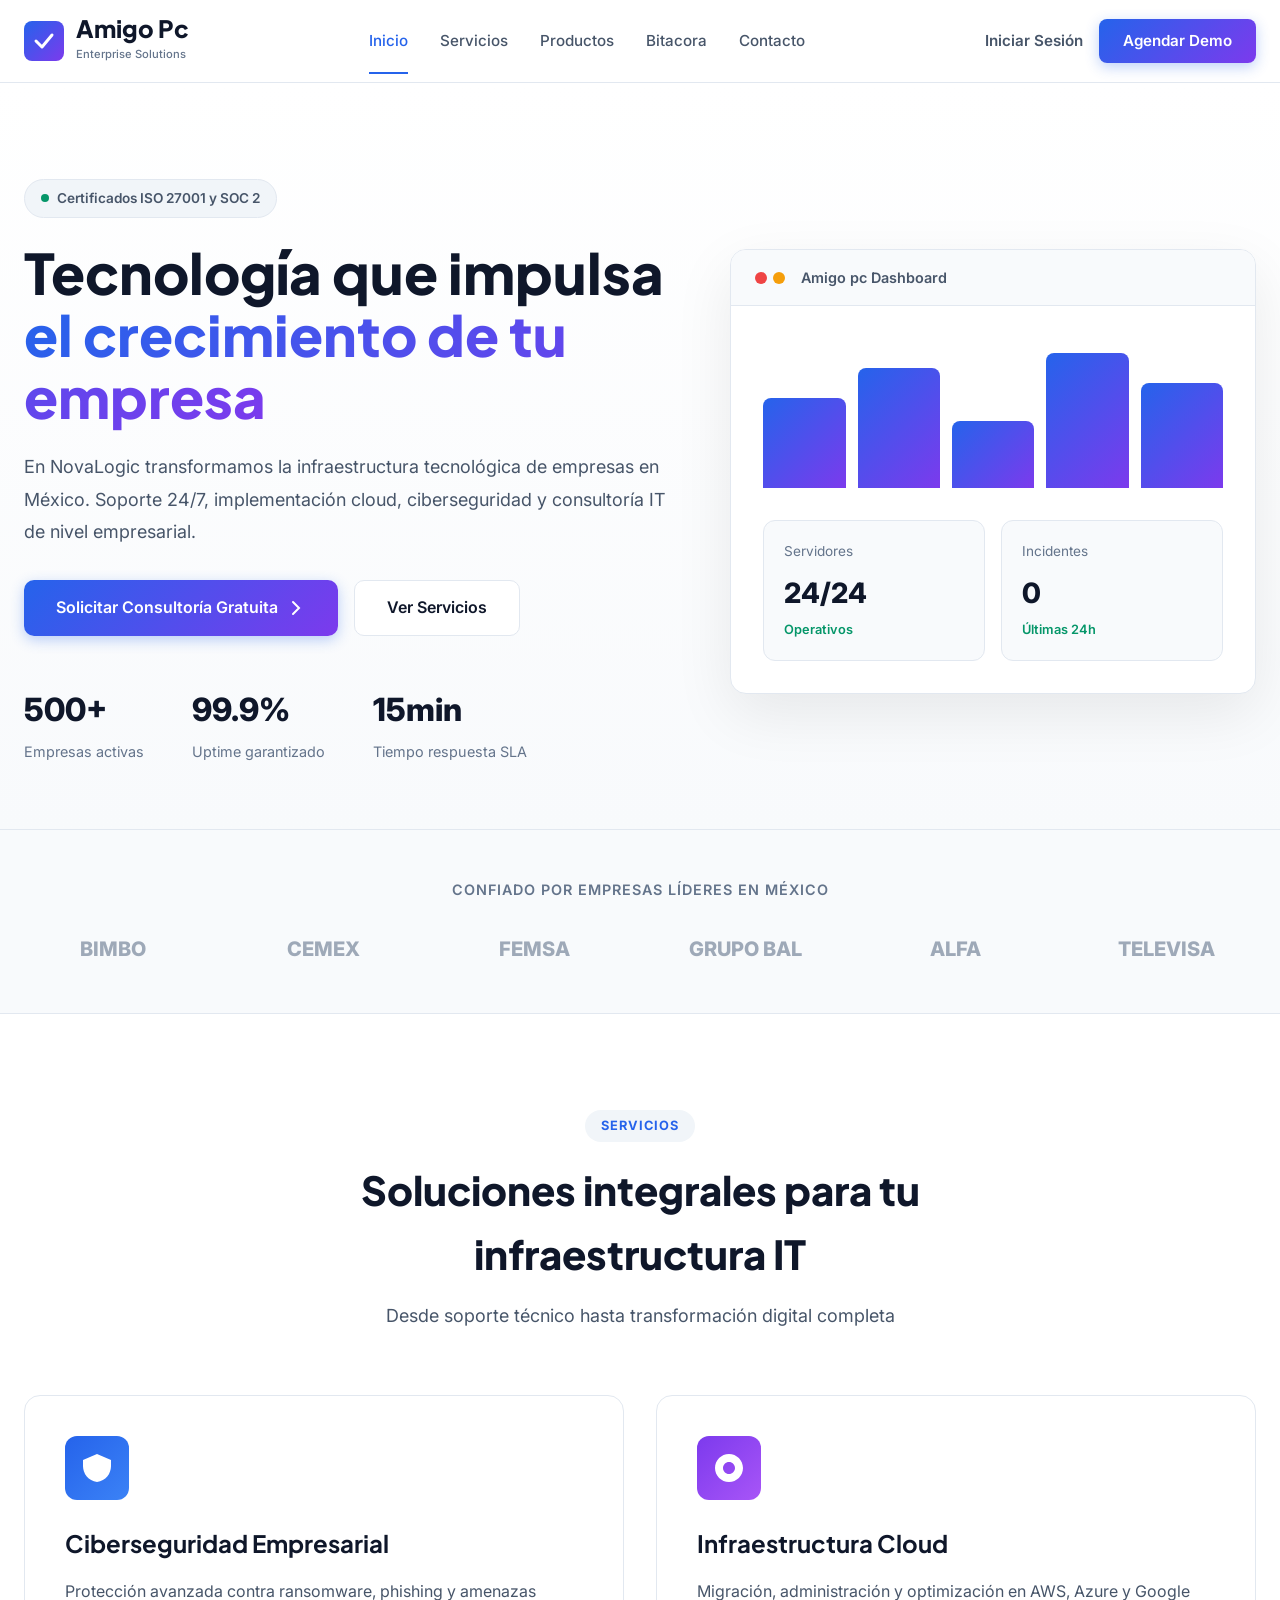
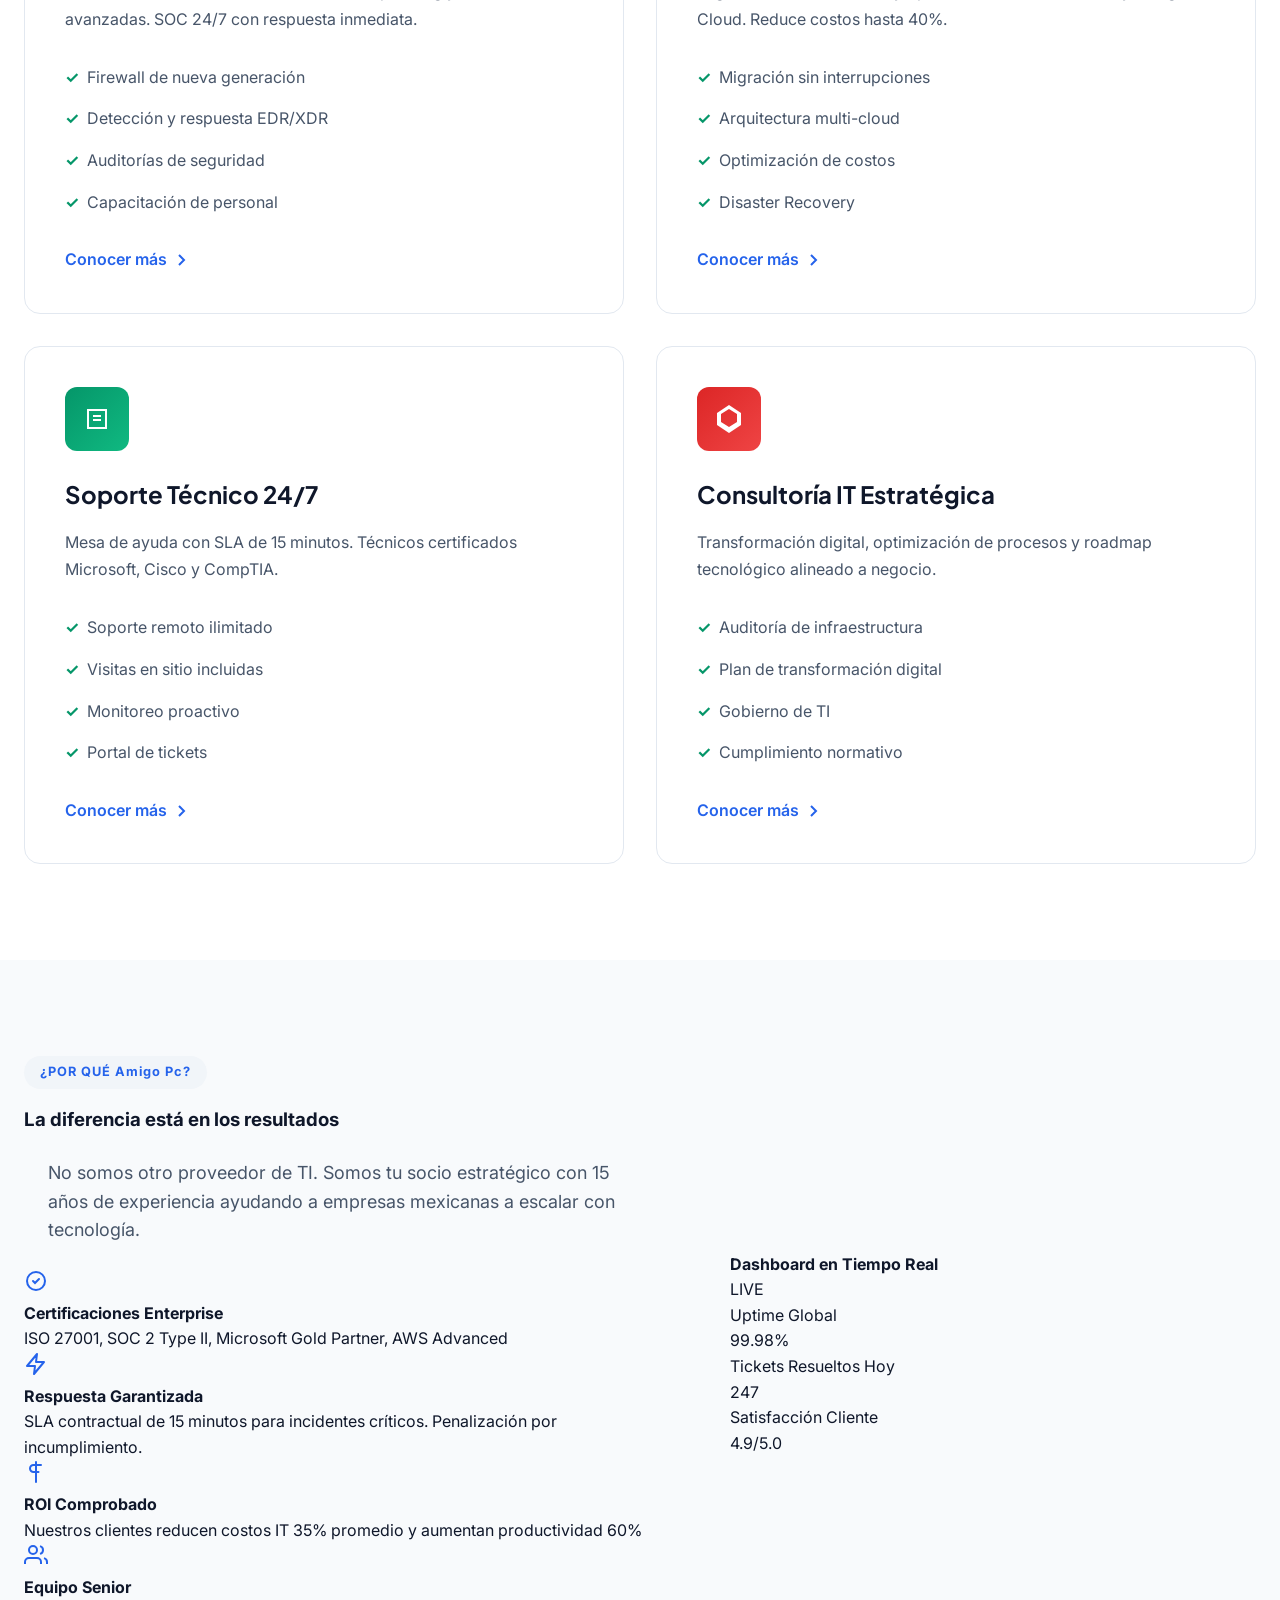
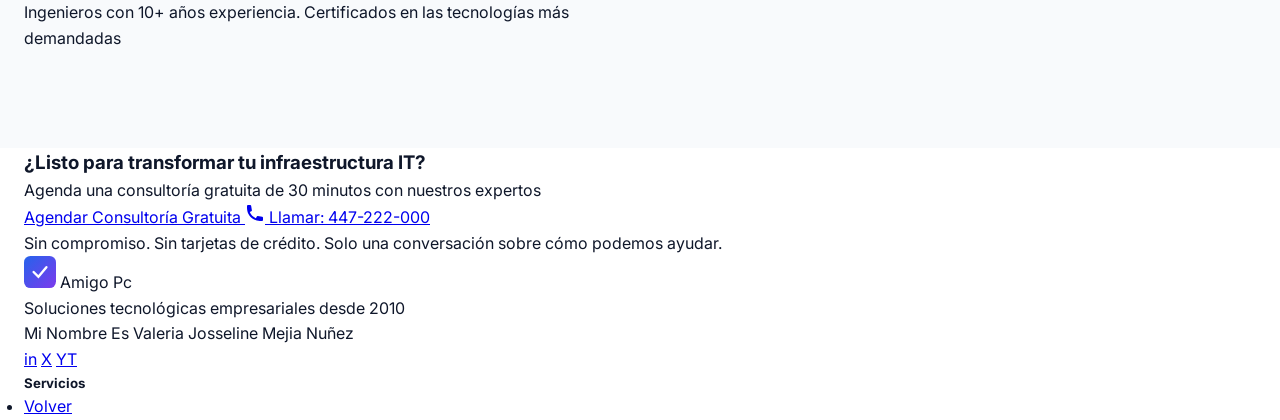
<file: mi pagina web vale/index.html>
<!DOCTYPE html>
<html lang="es">
<head>
    <meta charset="UTF-8">
    <meta name="viewport" content="width=device-width, initial-scale=1.0">
    <title>NovaLogic - Soluciones Tecnológicas Empresariales</title>
    <link rel="stylesheet" href="novalogic-style.css">
</head>
<body>
    <!-- Header Profesional -->
    <header class="nl-header">
        <div class="container">
            <nav class="nl-nav">
                <div class="nl-logo">
                    <div class="logo-icon">
                        <svg width="40" height="40" viewBox="0 0 40 40">
                            <defs>
                                <linearGradient id="logoGrad" x1="0%" y1="0%" x2="100%" y2="100%">
                                    <stop offset="0%" style="stop-color:#2563eb"/>
                                    <stop offset="100%" style="stop-color:#7c3aed"/>
                                </linearGradient>
                            </defs>
                            <rect x="0" y="0" width="40" height="40" rx="8" fill="url(#logoGrad)"/>
                            <path d="M12 20 L18 26 L28 14" stroke="white" stroke-width="3" fill="none" stroke-linecap="round" stroke-linejoin="round"/>
                        </svg>
                    </div>
                    <div class="logo-text">
                        <h1>Amigo Pc</h1>
                        <span>Enterprise Solutions</span>
                    </div>
                </div>
                <ul class="nl-menu">
                    <li><a href="index.html" class="active">Inicio</a></li>
                    <li><a href="servicios.html">Servicios</a></li>
                    <li><a href="productos.html">Productos</a></li>
                    <li><a href="Bitacora.html">Bitacora</a></li>
                    <li><a href="contacto.html">Contacto</a></li>
                </ul>
                <div class="nav-actions">
                    <a href="login.html" class="btn-text">Iniciar Sesión</a>
                    <a href="contacto.html" class="btn-primary">Agendar Demo</a>
                </div>
            </nav>
        </div>
    </header>

    <!-- Hero Section -->
    <section class="nl-hero">
        <div class="container">
            <div class="hero-grid">
                <div class="hero-content">
                    <div class="hero-badge">
                        <span class="badge-dot"></span>
                        <span>Certificados ISO 27001 y SOC 2</span>
                    </div>
                    <h2 class="hero-title">
                        Tecnología que impulsa <br>
                        <span class="text-gradient">el crecimiento de tu empresa</span>
                    </h2>
                    <p class="hero-desc">
                        En NovaLogic transformamos la infraestructura tecnológica de empresas en México. 
                        Soporte 24/7, implementación cloud, ciberseguridad y consultoría IT de nivel empresarial.
                    </p>
                    <div class="hero-cta">
                        <a href="contacto.html" class="btn-hero-primary">
                            Solicitar Consultoría Gratuita
                            <svg width="20" height="20" viewBox="0 0 20 20" fill="none">
                                <path d="M7 4L13 10L7 16" stroke="currentColor" stroke-width="2" stroke-linecap="round"/>
                            </svg>
                        </a>
                        <a href="servicios.html" class="btn-hero-secondary">
                            Ver Servicios
                        </a>
                    </div>
                    <div class="hero-stats">
                        <div class="stat-item">
                            <strong>500+</strong>
                            <span>Empresas activas</span>
                        </div>
                        <div class="stat-item">
                            <strong>99.9%</strong>
                            <span>Uptime garantizado</span>
                        </div>
                        <div class="stat-item">
                            <strong>15min</strong>
                            <span>Tiempo respuesta SLA</span>
                        </div>
                    </div>
                </div>
                <div class="hero-visual">
                    <div class="dashboard-mockup">
                        <div class="mockup-header">
                            <div class="mockup-dots">
                                <span></span><span></span>
                            </div>
                            <div class="mockup-title">Amigo pc Dashboard</div>
                        </div>
                        <div class="mockup-body">
                            <div class="mockup-chart">
                                <div class="chart-bar" style="height: 60%"></div>
                                <div class="chart-bar" style="height: 80%"></div>
                                <div class="chart-bar" style="height: 45%"></div>
                                <div class="chart-bar" style="height: 90%"></div>
                                <div class="chart-bar" style="height: 70%"></div>
                            </div>
                            <div class="mockup-metrics">
                                <div class="metric-card">
                                    <div class="metric-label">Servidores</div>
                                    <div class="metric-value">24/24</div>
                                    <div class="metric-status success">Operativos</div>
                                </div>
                                <div class="metric-card">
                                    <div class="metric-label">Incidentes</div>
                                    <div class="metric-value">0</div>
                                    <div class="metric-status success">Últimas 24h</div>
                                </div>
                            </div>
                        </div>
                    </div>
                </div>
            </div>
        </div>
    </section>

    <!-- Clientes/Partners -->
    <section class="nl-clients">
        <div class="container">
            <p class="clients-label">Confiado por empresas líderes en México</p>
            <div class="clients-grid">
                <div class="client-logo">BIMBO</div>
                <div class="client-logo">CEMEX</div>
                <div class="client-logo">FEMSA</div>
                <div class="client-logo">GRUPO BAL</div>
                <div class="client-logo">ALFA</div>
                <div class="client-logo">TELEVISA</div>
            </div>
        </div>
    </section>

    <!-- Servicios Principales -->
    <section class="nl-services" id="servicios">
        <div class="container">
            <div class="section-header">
                <span class="section-tag">SERVICIOS</span>
                <h3>Soluciones integrales para tu infraestructura IT</h3>
                <p>Desde soporte técnico hasta transformación digital completa</p>
            </div>

            <div class="services-grid">
                <div class="service-card">
                    <div class="service-icon" style="background: linear-gradient(135deg, #2563eb, #3b82f6);">
                        <svg width="32" height="32" viewBox="0 0 32 32" fill="white">
                            <path d="M16 2L2 8v6c0 7.7 5.3 14.9 14 16 8.7-1.1 14-8.3 14-16V8L16 2z"/>
                        </svg>
                    </div>
                    <h4>Ciberseguridad Empresarial</h4>
                    <p>Protección avanzada contra ransomware, phishing y amenazas avanzadas. SOC 24/7 con respuesta inmediata.</p>
                    <ul class="service-features">
                        <li>Firewall de nueva generación</li>
                        <li>Detección y respuesta EDR/XDR</li>
                        <li>Auditorías de seguridad</li>
                        <li>Capacitación de personal</li>
                    </ul>
                    <a href="servicios.html" class="service-link">
                        Conocer más
                        <svg width="16" height="16" viewBox="0 0 16 16" fill="none">
                            <path d="M6 3L11 8L6 13" stroke="currentColor" stroke-width="2"/>
                        </svg>
                    </a>
                </div>

                <div class="service-card">
                    <div class="service-icon" style="background: linear-gradient(135deg, #7c3aed, #a855f7);">
                        <svg width="32" height="32" viewBox="0 0 32 32" fill="white">
                            <path d="M16 2C8.3 2 2 8.3 2 16s6.3 14 14 14 14-6.3 14-14S23.7 2 16 2zm0 20c-3.3 0-6-2.7-6-6s2.7-6 6-6 6 2.7 6 6-2.7 6-6 6z"/>
                        </svg>
                    </div>
                    <h4>Infraestructura Cloud</h4>
                    <p>Migración, administración y optimización en AWS, Azure y Google Cloud. Reduce costos hasta 40%.</p>
                    <ul class="service-features">
                        <li>Migración sin interrupciones</li>
                        <li>Arquitectura multi-cloud</li>
                        <li>Optimización de costos</li>
                        <li>Disaster Recovery</li>
                    </ul>
                    <a href="servicios.html" class="service-link">
                        Conocer más
                        <svg width="16" height="16" viewBox="0 0 16 16" fill="none">
                            <path d="M6 3L11 8L6 13" stroke="currentColor" stroke-width="2"/>
                        </svg>
                    </a>
                </div>

                <div class="service-card">
                    <div class="service-icon" style="background: linear-gradient(135deg, #059669, #10b981);">
                        <svg width="32" height="32" viewBox="0 0 32 32" fill="white">
                            <path d="M26 6H6v20h20V6zM8 24V8h16v16H8z"/>
                            <path d="M12 12h8v2h-8zm0 4h8v2h-8z"/>
                        </svg>
                    </div>
                    <h4>Soporte Técnico 24/7</h4>
                    <p>Mesa de ayuda con SLA de 15 minutos. Técnicos certificados Microsoft, Cisco y CompTIA.</p>
                    <ul class="service-features">
                        <li>Soporte remoto ilimitado</li>
                        <li>Visitas en sitio incluidas</li>
                        <li>Monitoreo proactivo</li>
                        <li>Portal de tickets</li>
                    </ul>
                    <a href="servicios.html" class="service-link">
                        Conocer más
                        <svg width="16" height="16" viewBox="0 0 16 16" fill="none">
                            <path d="M6 3L11 8L6 13" stroke="currentColor" stroke-width="2"/>
                        </svg>
                    </a>
                </div>

                <div class="service-card">
                    <div class="service-icon" style="background: linear-gradient(135deg, #dc2626, #ef4444);">
                        <svg width="32" height="32" viewBox="0 0 32 32" fill="white">
                            <path d="M16 2L4 10v12l12 8 12-8V10L16 2zm0 4l8 5v8l-8 5-8-5v-8l8-5z"/>
                        </svg>
                    </div>
                    <h4>Consultoría IT Estratégica</h4>
                    <p>Transformación digital, optimización de procesos y roadmap tecnológico alineado a negocio.</p>
                    <ul class="service-features">
                        <li>Auditoría de infraestructura</li>
                        <li>Plan de transformación digital</li>
                        <li>Gobierno de TI</li>
                        <li>Cumplimiento normativo</li>
                    </ul>
                    <a href="servicios.html" class="service-link">
                        Conocer más
                        <svg width="16" height="16" viewBox="0 0 16 16" fill="none">
                            <path d="M6 3L11 8L6 13" stroke="currentColor" stroke-width="2"/>
                        </svg>
                    </a>
                </div>
            </div>
        </div>
    </section>

    <!-- Por qué NovaLogic -->
    <section class="nl-why">
        <div class="container">
            <div class="why-grid">
                <div class="why-content">
                    <span class="section-tag">¿POR QUÉ Amigo Pc?</span>
                    <h3>La diferencia está en los resultados</h3>
                    <p class="why-desc">
                        No somos otro proveedor de TI. Somos tu socio estratégico con 15 años de experiencia 
                        ayudando a empresas mexicanas a escalar con tecnología.
                    </p>

                    <div class="why-features">
                        <div class="why-feature">
                            <div class="feature-icon">
                                <svg width="24" height="24" viewBox="0 0 24 24" fill="none">
                                    <path d="M9 12l2 2 4-4" stroke="#2563eb" stroke-width="2" stroke-linecap="round"/>
                                    <circle cx="12" cy="12" r="9" stroke="#2563eb" stroke-width="2"/>
                                </svg>
                            </div>
                            <div>
                                <h4>Certificaciones Enterprise</h4>
                                <p>ISO 27001, SOC 2 Type II, Microsoft Gold Partner, AWS Advanced</p>
                            </div>
                        </div>

                        <div class="why-feature">
                            <div class="feature-icon">
                                <svg width="24" height="24" viewBox="0 0 24 24" fill="none">
                                    <path d="M13 2L3 14h8l-1 8 10-12h-8l1-8z" stroke="#2563eb" stroke-width="2" stroke-linejoin="round"/>
                                </svg>
                            </div>
                            <div>
                                <h4>Respuesta Garantizada</h4>
                                <p>SLA contractual de 15 minutos para incidentes críticos. Penalización por incumplimiento.</p>
                            </div>
                        </div>

                        <div class="why-feature">
                            <div class="feature-icon">
                                <svg width="24" height="24" viewBox="0 0 24 24" fill="none">
                                    <path d="M12 2v20M17 5H9.5a3.5 3.5 0 000 7h5a3.5 0 010 7H7" stroke="#2563eb" stroke-width="2" stroke-linecap="round"/>
                                </svg>
                            </div>
                            <div>
                                <h4>ROI Comprobado</h4>
                                <p>Nuestros clientes reducen costos IT 35% promedio y aumentan productividad 60%</p>
                            </div>
                        </div>

                        <div class="why-feature">
                            <div class="feature-icon">
                                <svg width="24" height="24" viewBox="0 0 24 24" fill="none">
                                    <path d="M17 21v-2a4 4 0 00-4-4H5a4 4 0 00-4 4v2M9 11a4 4 0 100-8 4 4 0 000 8zM23 21v-2a4 4 0 00-3-3.87M16 3.13a4 4 0 010 7.75" stroke="#2563eb" stroke-width="2"/>
                                </svg>
                            </div>
                            <div>
                                <h4>Equipo Senior</h4>
                                <p>Ingenieros con 10+ años experiencia. Certificados en las tecnologías más demandadas</p>
                            </div>
                        </div>
                    </div>
                </div>
                <div class="why-visual">
                    <div class="stats-panel">
                        <div class="panel-header">
                            <h4>Dashboard en Tiempo Real</h4>
                            <span class="live-badge">LIVE</span>
                        </div>
                        <div class="panel-stats">
                            <div class="panel-stat">
                                <div class="stat-label">Uptime Global</div>
                                <div class="stat-value">99.98%</div>
                                <div class="stat-bar">
                                    <div class="stat-fill" style="width: 99.98%"></div>
                                </div>
                            </div>
                            <div class="panel-stat">
                                <div class="stat-label">Tickets Resueltos Hoy</div>
                                <div class="stat-value">247</div>
                                <div class="stat-bar">
                                    <div class="stat-fill" style="width: 85%"></div>
                                </div>
                            </div>
                            <div class="panel-stat">
                                <div class="stat-label">Satisfacción Cliente</div>
                                <div class="stat-value">4.9/5.0</div>
                                <div class="stat-bar">
                                    <div class="stat-fill" style="width: 98%"></div>
                                </div>
                            </div>
                        </div>
                    </div>
                </div>
            </div>
        </div>
    </section>

    <!-- CTA Final -->
    <section class="nl-cta">
        <div class="container">
            <div class="cta-content">
                <h3>¿Listo para transformar tu infraestructura IT?</h3>
                <p>Agenda una consultoría gratuita de 30 minutos con nuestros expertos</p>
                <div class="cta-buttons">
                    <a href="contacto.html" class="btn-cta-primary">
                        Agendar Consultoría Gratuita
                    </a>
                    <a href="tel:5555" class="btn-cta-secondary">
                        <svg width="20" height="20" viewBox="0 0 20 20" fill="currentColor">
                            <path d="M2 3a1 1 0 011-1h2.153a1 1 0 01.986.836l.74 4.435a1 1 0 01-.54 1.06l-1.548.773a11.037 11.037 0 006.105 6.105l.774-1.548a1 1 0 011.059-.54l4.435.74a1 1 0 01.836.986V17a1 1 0 01-1 1h-2C7.82 18 2 12.18 2 5V3z"/>
                        </svg>
                        Llamar: 447-222-000
                    </a>
                </div>
                <p class="cta-note">
                    Sin compromiso. Sin tarjetas de crédito. Solo una conversación sobre cómo podemos ayudar.
                </p>
            </div>
        </div>
    </section>

    <!-- Footer -->
    <footer class="nl-footer">
        <div class="container">
            <div class="footer-grid">
                <div class="footer-brand">
                    <div class="footer-logo">
                        <svg width="32" height="32" viewBox="0 0 40 40">
                            <rect x="0" y="0" width="40" height="40" rx="8" fill="url(#logoGrad)"/>
                            <path d="M12 20 L18 26 L28 14" stroke="white" stroke-width="3" fill="none" stroke-linecap="round"/>
                        </svg>
                        <span>Amigo Pc</span>
                    </div>
                    <p>Soluciones tecnológicas empresariales desde 2010</p>
                    <div class="footer-social">
                        <p>Mi Nombre Es Valeria Josseline Mejia Nuñez </p>
                        <a href="#" aria-label="LinkedIn">in</a>
                        <a href="#" aria-label="Twitter">X</a>
                        <a href="#" aria-label="YouTube">YT</a>
                    </div>
                </div>

                <div class="footer-col">
                    <h5>Servicios</h5>
                    <ul>
                        <li><a href="index.html">Volver</a></li>
</file>
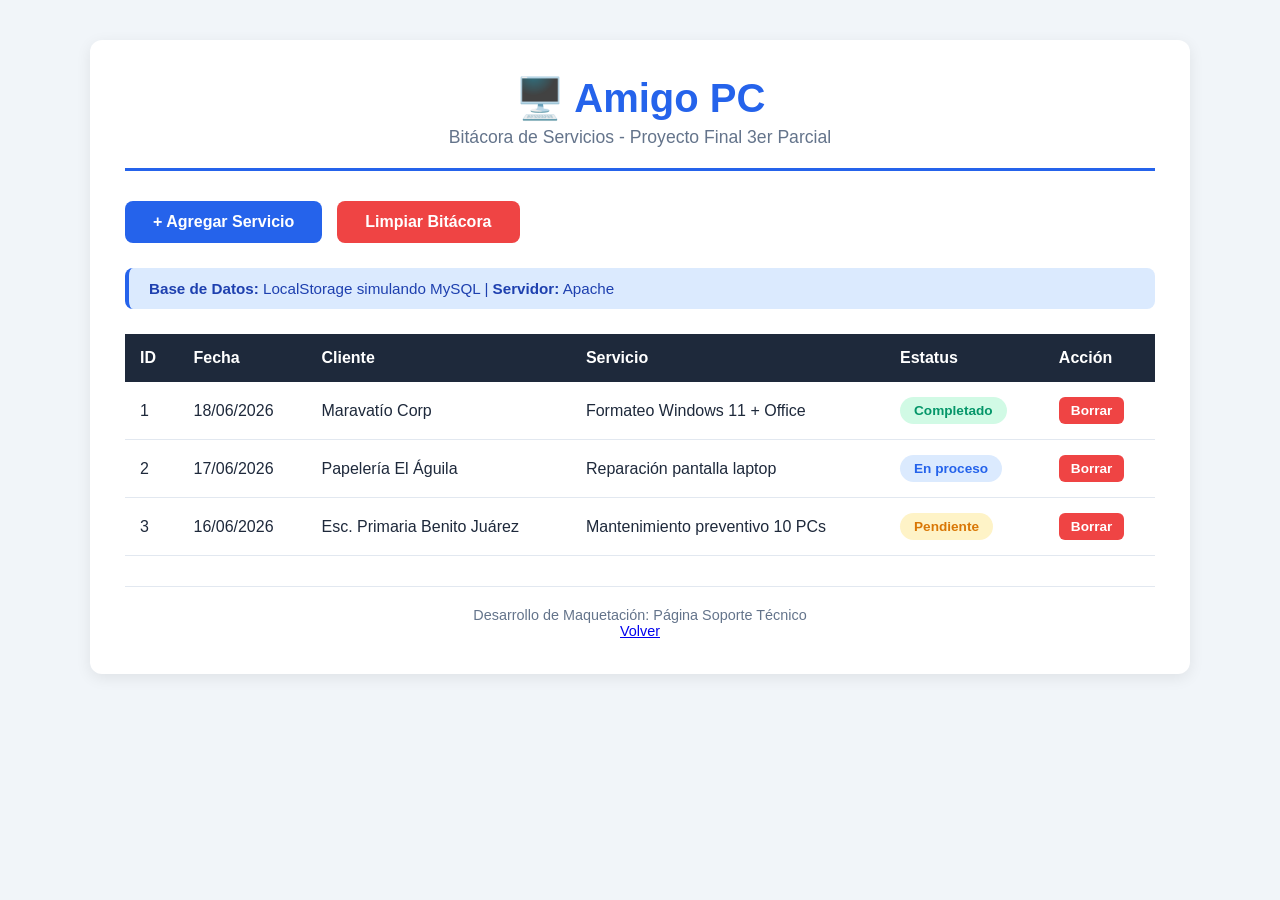
<file: mi pagina web vale/Bitacora.html>
<!DOCTYPE html>
<html lang="es">
<head>
    <meta charset="UTF-8">
    <meta name="viewport" content="width=device-width, initial-scale=1.0">
    <title>Amigo PC - Bitácora de Servicios</title>
    <link rel="stylesheet" href="css/bitacora.css">
</head>
<body>
    <div class="contenedor">
        <header>
            <h1>🖥️ Amigo PC</h1>
            <p>Bitácora de Servicios - Proyecto Final 3er Parcial</p>
        </header>

        <div class="acciones">
            <button class="btn" onclick="nuevoServicio()">+ Agregar Servicio</button>
            <button class="btn btn-rojo" onclick="limpiarTodo()">Limpiar Bitácora</button>
        </div>

        <div class="info-db">
            <strong>Base de Datos:</strong> LocalStorage simulando MySQL | 
            <strong>Servidor:</strong> Apache
        </div>

        <table>
            <thead>
                <tr>
                    <th>ID</th>
                    <th>Fecha</th>
                    <th>Cliente</th>
                    <th>Servicio</th>
                    <th>Estatus</th>
                    <th>Acción</th>
                </tr>
            </thead>
            <tbody id="tablaBitacora"></tbody>
        </table>

        <footer>
            <p>Desarrollo de Maquetación: Página Soporte Técnico</p>
            <a href="index.html">Volver</a>
        </footer>
    </div>

    <script src="js/bitacora.js"></script>
</body>
</html>
</file>
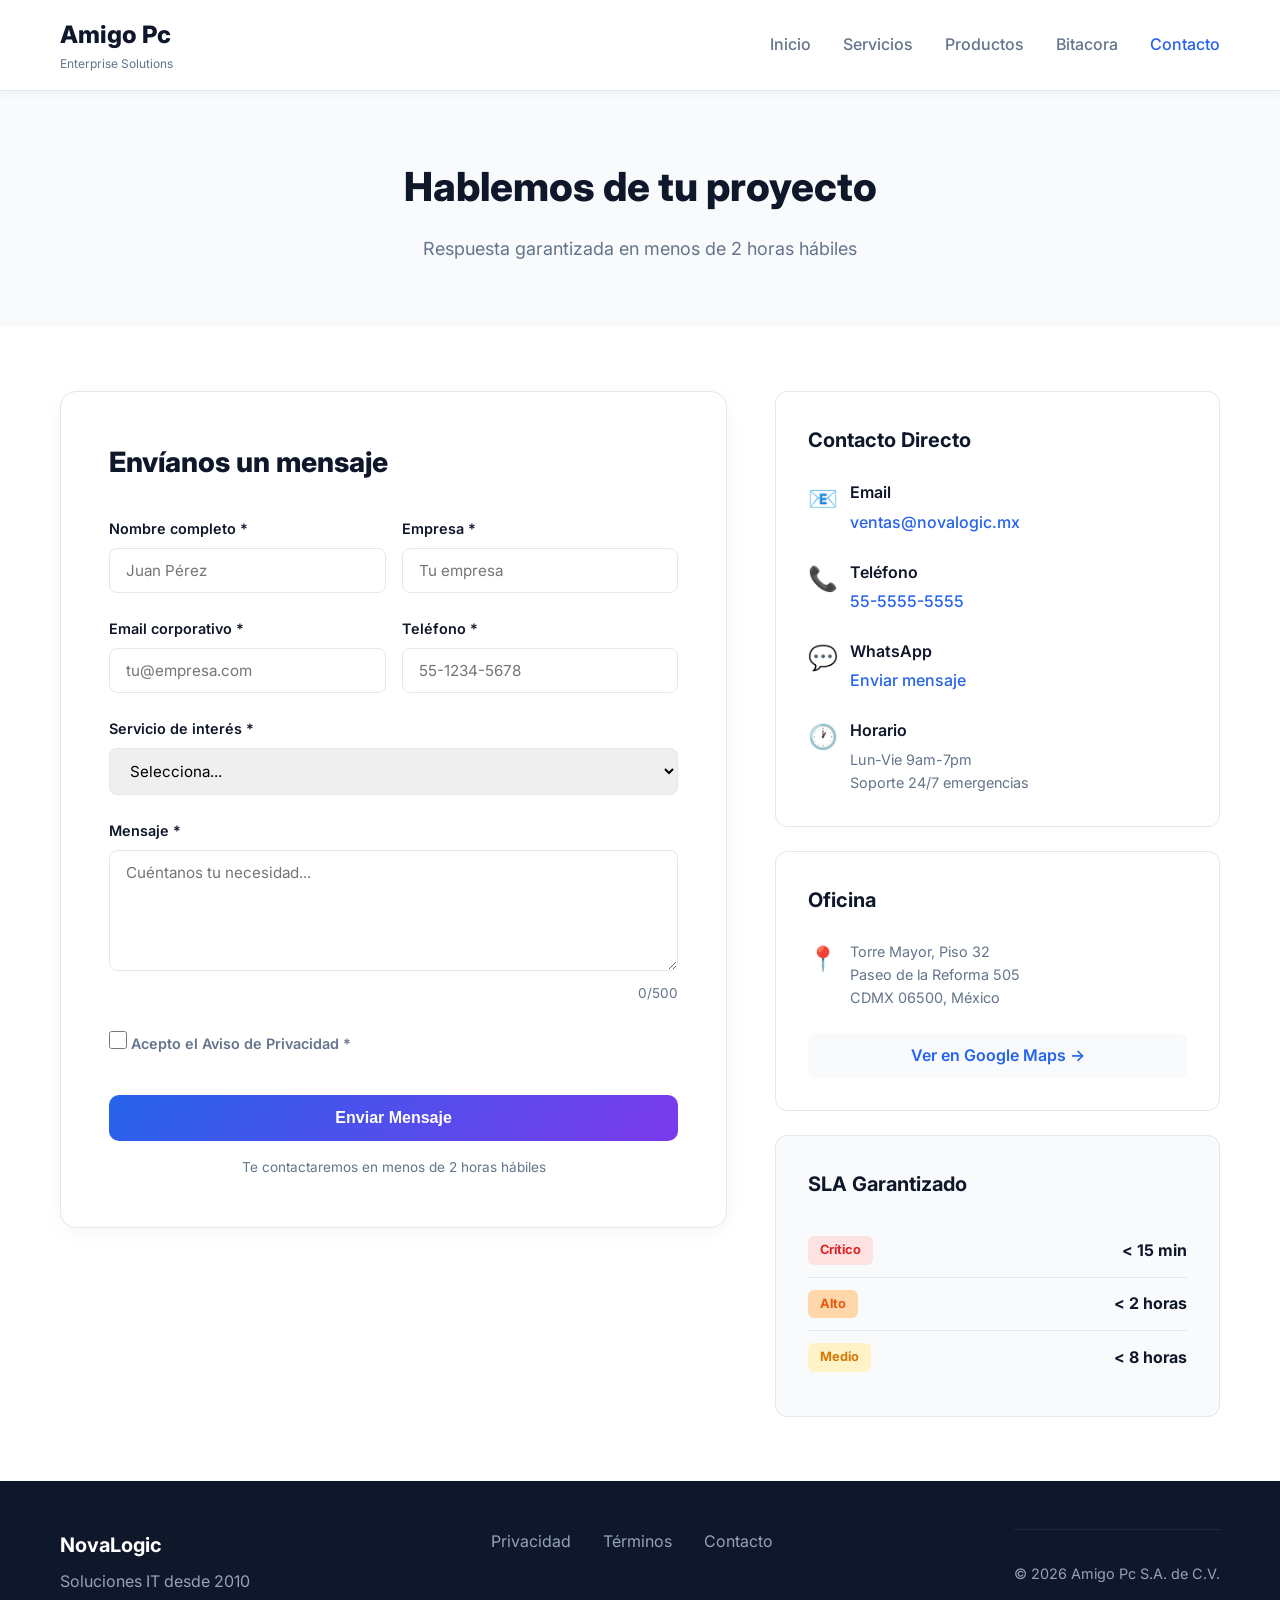
<file: mi pagina web vale/contacto.html>
<!DOCTYPE html>
<html lang="es">
<head>
    <meta charset="UTF-8">
    <meta name="viewport" content="width=device-width, initial-scale=1.0">
    <title>Contacto - NovaLogic</title>
    <link rel="stylesheet" href="contacto-style.css">
</head>
<body>
    <header class="header">
        <div class="container">
            <div class="nav">
                <div class="logo">
                    <h1>Amigo Pc</h1>
                    <span>Enterprise Solutions</span>
                </div>
                <div class="nav-menu">
                    <a href="index.html">Inicio</a>
                    <a href="servicios.html">Servicios</a>
                    <a href="productos.html">Productos</a>
                    <a href="Bitacora.html">Bitacora</a>
                    <a href="contacto.html" class="active">Contacto</a>
                </div>
            </div>
        </div>
    </header>

    <section class="hero-contacto">
        <div class="container">
            <h2>Hablemos de tu proyecto</h2>
            <p>Respuesta garantizada en menos de 2 horas hábiles</p>
        </div>
    </section>

    <section class="contacto-main">
        <div class="container">
            <div class="contacto-grid">
                <!-- Formulario -->
                <div class="form-wrapper">
                    <h3>Envíanos un mensaje</h3>
                    <form id="formContacto">
                        <div class="form-row">
                            <div class="form-group">
                                <label>Nombre completo *</label>
                                <input type="text" id="nombre" required placeholder="Juan Pérez">
                            </div>
                            <div class="form-group">
                                <label>Empresa *</label>
                                <input type="text" id="empresa" required placeholder="Tu empresa">
                            </div>
                        </div>

                        <div class="form-row">
                            <div class="form-group">
                                <label>Email corporativo *</label>
                                <input type="email" id="email" required placeholder="tu@empresa.com">
                            </div>
                            <div class="form-group">
                                <label>Teléfono *</label>
                                <input type="tel" id="telefono" required placeholder="55-1234-5678">
                            </div>
                        </div>

                        <div class="form-group">
                            <label>Servicio de interés *</label>
                            <select id="servicio" required>
                                <option value="">Selecciona...</option>
                                <option value="ciberseguridad">Ciberseguridad</option>
                                <option value="cloud">Infraestructura Cloud</option>
                                <option value="soporte">Soporte 24/7</option>
                                <option value="consultoria">Consultoría IT</option>
                                <option value="backup">Backup y DR</option>
                                <option value="otro">Otro</option>
                            </select>
                        </div>

                        <div class="form-group">
                            <label>Mensaje *</label>
                            <textarea id="mensaje" rows="5" required placeholder="Cuéntanos tu necesidad..."></textarea>
                            <div class="char-count"><span id="charCount">0</span>/500</div>
                        </div>

                        <div class="form-group">
                            <label class="checkbox">
                                <input type="checkbox" id="terminos" required>
                                <span>Acepto el Aviso de Privacidad *</span>
                            </label>
                        </div>

                        <button type="submit" class="btn-enviar">
                            <span id="btnText">Enviar Mensaje</span>
                            <span id="loader" style="display:none;">Enviando...</span>
                        </button>

                        <p class="form-note">Te contactaremos en menos de 2 horas hábiles</p>
                    </form>
                </div>

                <!-- Info Lateral -->
                <div class="info-sidebar">
                    <div class="info-card">
                        <h4>Contacto Directo</h4>
                        <div class="info-item">
                            <span class="icon">📧</span>
                            <div>
                                <strong>Email</strong>
                                <a href="mailto:ventas@novalogic.mx">ventas@novalogic.mx</a>
                            </div>
                        </div>
                        <div class="info-item">
                            <span class="icon">📞</span>
                            <div>
                                <strong>Teléfono</strong>
                                <a href="tel:5555555555">55-5555-5555</a>
                            </div>
                        </div>
                        <div class="info-item">
                            <span class="icon">💬</span>
                            <div>
                                <strong>WhatsApp</strong>
                                <a href="https://wa.me/525555555555" target="_blank">Enviar mensaje</a>
                            </div>
                        </div>
                        <div class="info-item">
                            <span class="icon">🕐</span>
                            <div>
                                <strong>Horario</strong>
                                <p>Lun-Vie 9am-7pm<br>Soporte 24/7 emergencias</p>
                            </div>
                        </div>
                    </div>

                    <div class="info-card">
                        <h4>Oficina</h4>
                        <div class="info-item">
                            <span class="icon">📍</span>
                            <div>
                                <p>Torre Mayor, Piso 32<br>
                                Paseo de la Reforma 505<br>
                                CDMX 06500, México</p>
                            </div>
                        </div>
                        <a href="https://maps.google.com/?q=Torre+Mayor+CDMX" target="_blank" class="btn-mapa">
                            Ver en Google Maps →
                        </a>
                    </div>

                    <div class="info-card sla-card">
                        <h4>SLA Garantizado</h4>
                        <div class="sla-item">
                            <span class="sla-tipo critico">Crítico</span>
                            <span class="sla-tiempo">< 15 min</span>
                        </div>
                        <div class="sla-item">
                            <span class="sla-tipo alto">Alto</span>
                            <span class="sla-tiempo">< 2 horas</span>
                        </div>
                        <div class="sla-item">
                            <span class="sla-tipo medio">Medio</span>
                            <span class="sla-tiempo">< 8 horas</span>
                        </div>
                    </div>
                </div>
            </div>
        </div>
    </section>

    <footer class="footer">
        <div class="container">
            <div class="footer-content">
                <div class="footer-brand">
                    <h4>NovaLogic</h4>
                    <p>Soluciones IT desde 2010</p>
                </div>
                <div class="footer-links">
                    <a href="privacidad.html">Privacidad</a>
                    <a href="terminos.html">Términos</a>
                    <a href="contacto.html">Contacto</a>
                </div>
            <div class="footer-bottom">
                <p>© 2026 Amigo Pc S.A. de C.V.</p>
            </div>
        </div>
    </footer>

    <script src="contacto-script.js"></script>
</body>
</html>
</file>
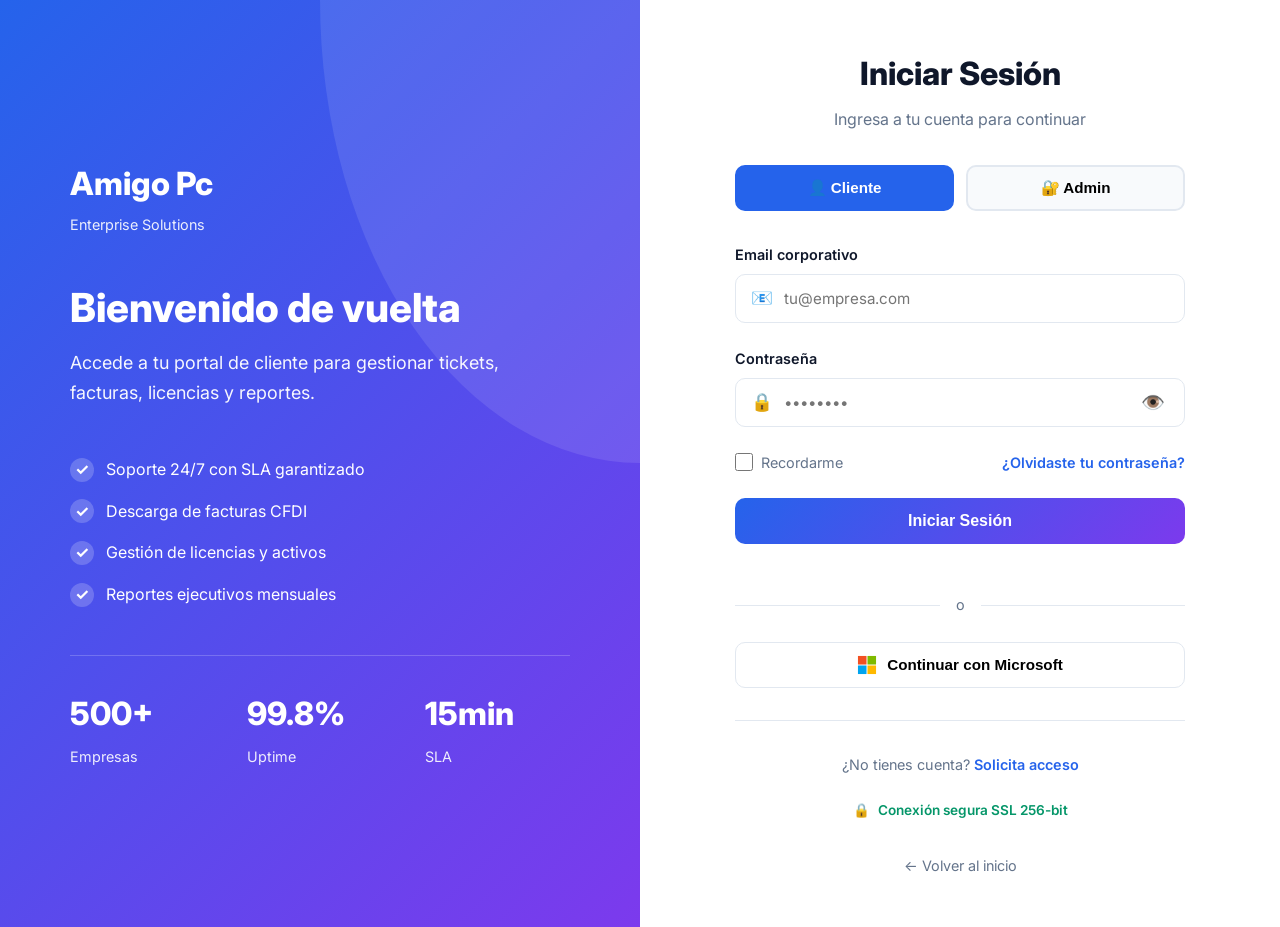
<file: mi pagina web vale/login.html>
<!DOCTYPE html>
<html lang="es">
<head>
    <meta charset="UTF-8">
    <meta name="viewport" content="width=device-width, initial-scale=1.0">
    <title>Iniciar Sesión - Amigo Pc</title>
    <link rel="stylesheet" href="login-style.css">
</head>
<body>
    <div class="login-container">
        <!-- Lado izquierdo: Branding -->
        <div class="login-branding">
            <div class="branding-content">
                <div class="logo">
                    <h1>Amigo Pc</h1>
                    <span>Enterprise Solutions</span>
                </div>
                <h2>Bienvenido de vuelta</h2>
                <p>Accede a tu portal de cliente para gestionar tickets, facturas, licencias y reportes.</p>

                <div class="features-list">
                    <div class="feature-item">
                        <span class="feature-icon">✓</span>
                        <span>Soporte 24/7 con SLA garantizado</span>
                    </div>
                    <div class="feature-item">
                        <span class="feature-icon">✓</span>
                        <span>Descarga de facturas CFDI</span>
                    </div>
                    <div class="feature-item">
                        <span class="feature-icon">✓</span>
                        <span>Gestión de licencias y activos</span>
                    </div>
                    <div class="feature-item">
                        <span class="feature-icon">✓</span>
                        <span>Reportes ejecutivos mensuales</span>
                    </div>
                </div>

                <div class="stats-login">
                    <div class="stat-login">
                        <strong>500+</strong>
                        <span>Empresas</span>
                    </div>
                    <div class="stat-login">
                        <strong>99.8%</strong>
                        <span>Uptime</span>
                    </div>
                    <div class="stat-login">
                        <strong>15min</strong>
                        <span>SLA</span>
                    </div>
                </div>
            </div>
        </div>

        <!-- Lado derecho: Formulario -->
        <div class="login-form-wrapper">
            <div class="login-form-container">
                <div class="login-header">
                    <h3>Iniciar Sesión</h3>
                    <p>Ingresa a tu cuenta para continuar</p>
                </div>

                <!-- Tabs: Cliente / Admin -->
                <div class="login-tabs">
                    <button class="tab-btn active" data-type="cliente" onclick="cambiarTipo('cliente')">
                        👤 Cliente
                    </button>
                    <button class="tab-btn" data-type="admin" onclick="cambiarTipo('admin')">
                        🔐 Admin
                    </button>
                </div>

                <form id="formLogin">
                    <div class="form-group">
                        <label>Email corporativo</label>
                        <div class="input-wrapper">
                            <span class="input-icon">📧</span>
                            <input
                                type="email"
                                id="email"
                                required
                                placeholder="tu@empresa.com"
                                autocomplete="email"
                            >
                        </div>
                        <span class="error-msg" id="emailError"></span>
                    </div>

                    <div class="form-group">
                        <label>Contraseña</label>
                        <div class="input-wrapper">
                            <span class="input-icon">🔒</span>
                            <input
                                type="password"
                                id="password"
                                required
                                placeholder="••••••••"
                                autocomplete="current-password"
                            >
                            <button type="button" class="toggle-password" onclick="togglePassword()">
                                <span id="eyeIcon">👁️</span>
                            </button>
                        </div>
                        <span class="error-msg" id="passwordError"></span>
                    </div>

                    <div class="form-options">
                        <label class="checkbox">
                            <input type="checkbox" id="recordarme">
                            <span>Recordarme</span>
                        </label>
                        <a href="#" class="forgot-link" onclick="recuperarPassword(event)">
                            ¿Olvidaste tu contraseña?
                        </a>
                    </div>

                    <button type="submit" class="btn-login">
                        <span id="btnText">Iniciar Sesión</span>
                        <span id="loader" style="display:none;">
                            <span class="spinner"></span> Validando...
                        </span>
                    </button>

                    <div class="divider">
                        <span>o</span>
                    </div>

                    <button type="button" class="btn-sso" onclick="loginMicrosoft()">
                        <svg width="20" height="20" viewBox="0 0 21 21">
                            <path fill="#f25022" d="M1 1h9v9H1z"/>
                            <path fill="#00a4ef" d="M1 11h9v9H1z"/>
                            <path fill="#7fba00" d="M11 1h9v9h-9z"/>
                            <path fill="#ffb900" d="M11 11h9v9h-9z"/>
                        </svg>
                        Continuar con Microsoft
                    </button>
                </form>

                <div class="login-footer">
                    <p>¿No tienes cuenta?
                        <a href="contacto.html">Solicita acceso</a>
                    </p>
                </div>

                <div class="security-badge">
                    <span class="badge-icon">🔒</span>
                    <span>Conexión segura SSL 256-bit</span>
                </div>
            </div>

            <div class="login-back">
                <a href="index.html">← Volver al inicio</a>
            </div>
        </div>
    </div>

    <!-- Modal Recuperar Contraseña -->
    <div class="modal" id="modalRecuperar">
        <div class="modal-content">
            <div class="modal-header">
                <h3>Recuperar Contraseña</h3>
                <button onclick="cerrarModalRecuperar()">✕</button>
            </div>
            <div class="modal-body">
                <p>Ingresa tu email corporativo y te enviaremos un enlace para restablecer tu contraseña.</p>
                <div class="form-group">
                    <label>Email</label>
                    <input type="email" id="emailRecuperar" placeholder="tu@empresa.com">
                </div>
                <button class="btn-modal" onclick="enviarRecuperacion()">
                    Enviar enlace de recuperación
                </button>
            </div>
        </div>
    </div>

    <div class="overlay" id="overlay"></div>

    <script src="login-script.js"></script>
</body>
</html>
</file>
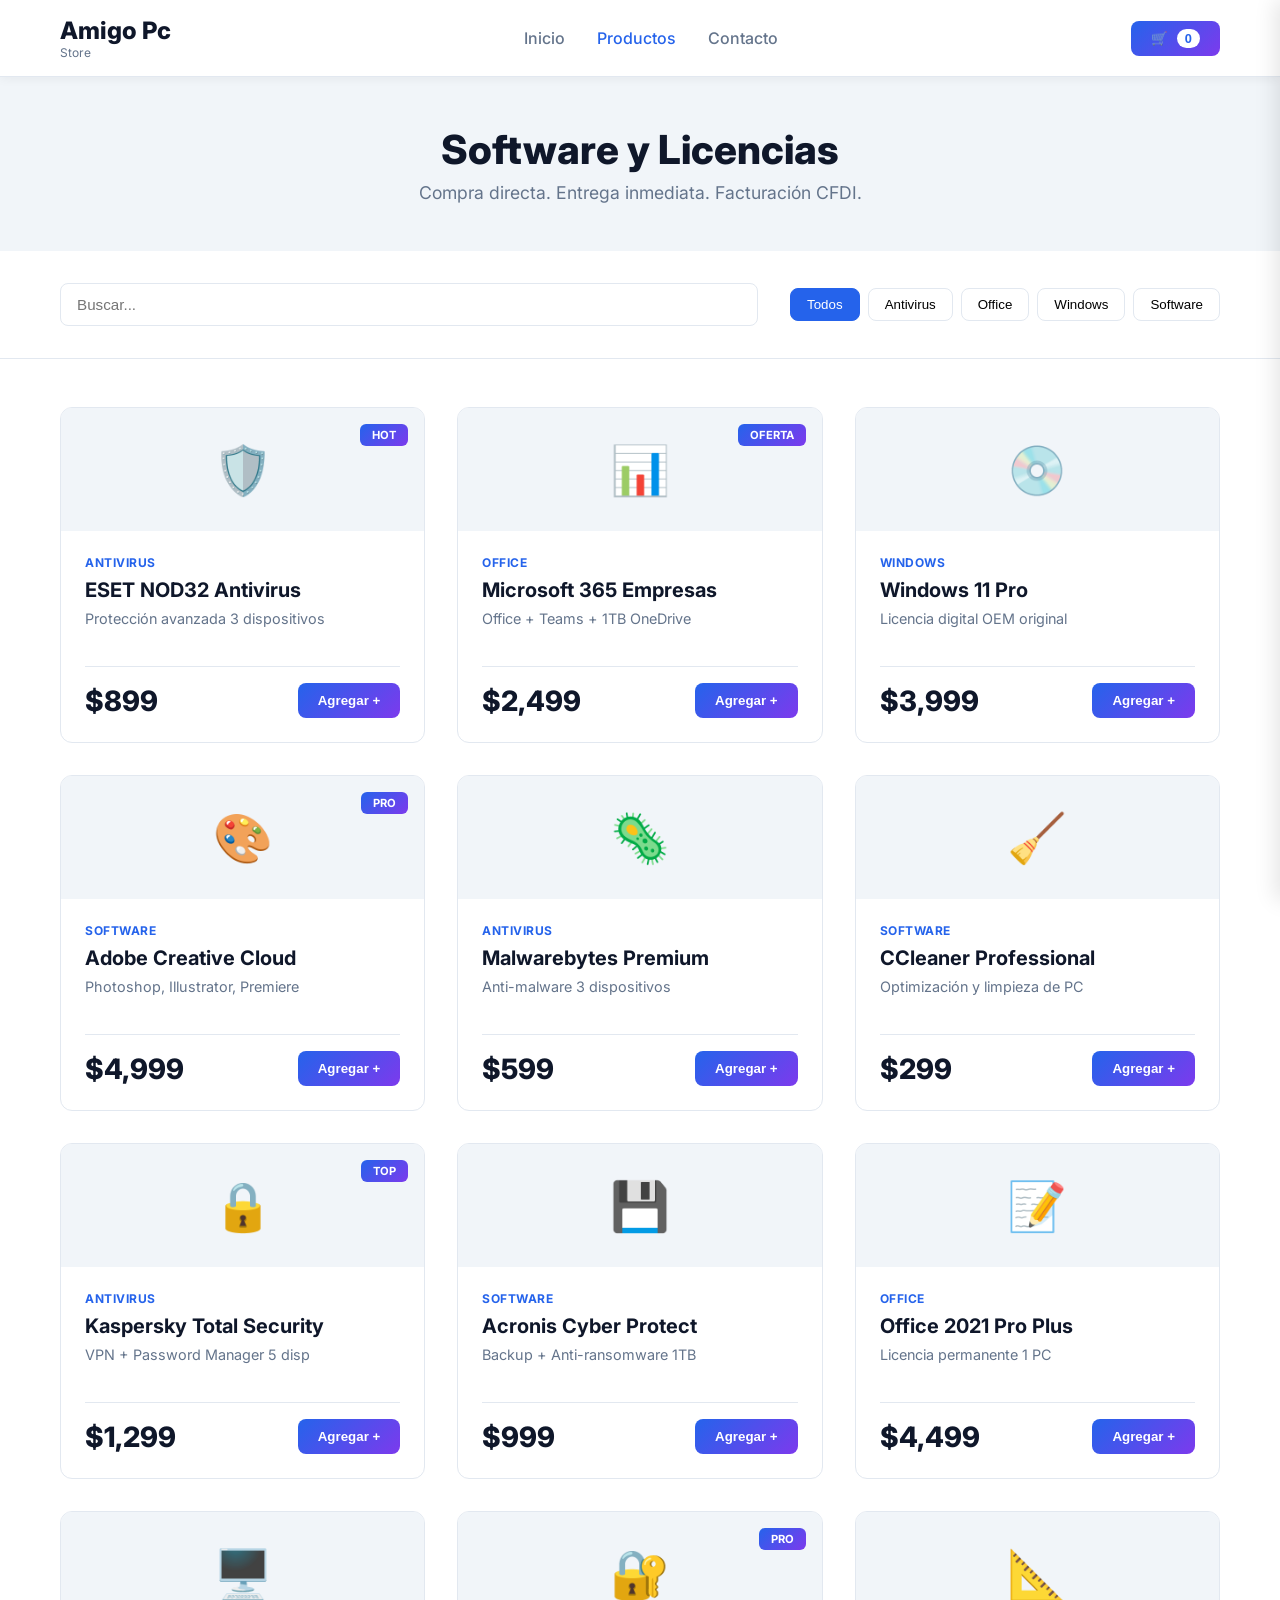
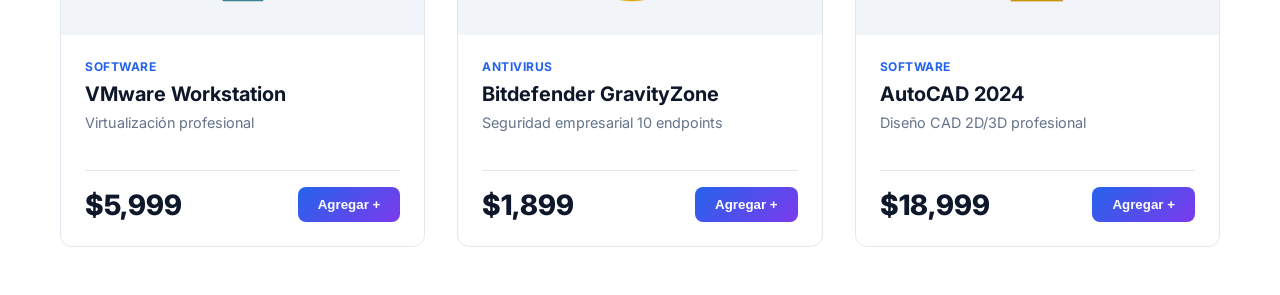
<file: mi pagina web vale/productos.html>
<!DOCTYPE html>
<html lang="es">
<head>
    <meta charset="UTF-8">
    <meta name="viewport" content="width=device-width, initial-scale=1.0">
    <title>Productos - NovaLogic Store</title>
    <link rel="stylesheet" href="productos-style.css">
</head>
<body>
    <header class="header">
        <div class="container">
            <div class="nav">
                <div class="logo">
                    <h1>Amigo Pc</h1>
                    <span>Store</span>
                </div>
                <div class="nav-menu">
                    <a href="index.html">Inicio</a>
                    <a href="productos.html" class="active">Productos</a>
                    <a href="contacto.html">Contacto</a>
                </div>
                <button class="cart-btn" onclick="toggleCarrito()">
                    🛒 <span id="cartCount">0</span>
                </button>
            </div>
        </div>
    </header>

    <section class="hero-store">
        <div class="container">
            <h2>Software y Licencias</h2>
            <p>Compra directa. Entrega inmediata. Facturación CFDI.</p>
        </div>
    </section>

    <section class="filters">
        <div class="container">
            <div class="filter-bar">
                <input type="text" id="search" placeholder="Buscar...">
                <div class="filter-tags">
                    <button class="tag active" data-cat="todos">Todos</button>
                    <button class="tag" data-cat="antivirus">Antivirus</button>
                    <button class="tag" data-cat="office">Office</button>
                    <button class="tag" data-cat="windows">Windows</button>
                    <button class="tag" data-cat="software">Software</button>
                </div>
            </div>
        </div>
    </section>

    <section class="productos">
        <div class="container">
            <div class="grid" id="gridProductos"></div>
        </div>
    </section>

    <!-- Carrito -->
    <div class="cart-sidebar" id="cartSidebar">
        <div class="cart-header">
            <h3>Carrito</h3>
            <button onclick="toggleCarrito()">✕</button>
        </div>
        <div class="cart-body" id="cartBody">
            <div class="cart-empty">Carrito vacío</div>
        </div>
        <div class="cart-footer">
            <div class="cart-total">
                <span>Total:</span>
                <strong id="cartTotal">$0</strong>
            </div>
            <button class="btn-pagar" onclick="abrirCheckout()" disabled>Pagar Ahora</button>
        </div>
    </div>

    <div class="overlay" id="overlay"></div>

    <!-- Modal Pago -->
    <div class="modal" id="modalPago">
        <div class="modal-content">
            <div class="modal-header">
                <h3>Finalizar Compra</h3>
                <button onclick="cerrarModal()">✕</button>
            </div>
            
            <div class="modal-body">
                <div class="form-group">
                    <label>Razón Social / Nombre *</label>
                    <input type="text" id="nombre" placeholder="Empresa S.A. de C.V.">
                </div>
                <div class="form-row">
                    <div class="form-group">
                        <label>RFC *</label>
                        <input type="text" id="rfc" placeholder="XAXX010101000" maxlength="13">
                    </div>
                    <div class="form-group">
                        <label>Email *</label>
                        <input type="email" id="email" placeholder="tu@empresa.com">
                    </div>
                </div>

                <h4>Método de Pago</h4>
                <div class="payment-options">
                    <label class="pay-option">
                        <input type="radio" name="pago" value="tarjeta" checked>
                        <span>💳 Tarjeta</span>
                    </label>
                    <label class="pay-option">
                        <input type="radio" name="pago" value="paypal">
                        <span>🅿️ PayPal</span>
                    </label>
                    <label class="pay-option">
                        <input type="radio" name="pago" value="oxxo">
                        <span>🏪 OXXO/SPEI</span>
                    </label>
                </div>

                <div id="formTarjeta" class="form-pago">
                    <input type="text" id="numTarjeta" placeholder="Número de tarjeta" maxlength="19">
                    <div class="form-row">
                        <input type="text" id="vencimiento" placeholder="MM/AA" maxlength="5">
                        <input type="text" id="cvv" placeholder="CVV" maxlength="4">
                    </div>
                </div>

                <div class="resumen">
                    <div id="resumenItems"></div>
                    <div class="resumen-total">
                        <span>Total:</span>
                        <strong id="totalPagar">$0</strong>
                    </div>
                </div>

                <button class="btn-confirmar" onclick="procesarCompra()">
                    <span id="btnText">Confirmar Compra</span>
                    <span id="loader" style="display:none;">Procesando...</span>
                </button>
            </div>
        </div>
    </div>

    <!-- Modal Éxito -->
    <div class="modal" id="modalExito">
        <div class="modal-content exito">
            <div class="exito-icon">✓</div>
            <h2>¡Compra Exitosa!</h2>
            <p>Orden <strong id="numOrden">#0000</strong></p>
            <p class="exito-msg">Recibirás tu factura CFDI y licencias por email en 5 minutos.</p>
            <button class="btn-success" onclick="cerrarExito()">Seguir Comprando</button>
        </div>
    </div>

    <script src="productos-script.js"></script>
</body>
</html>
</file>
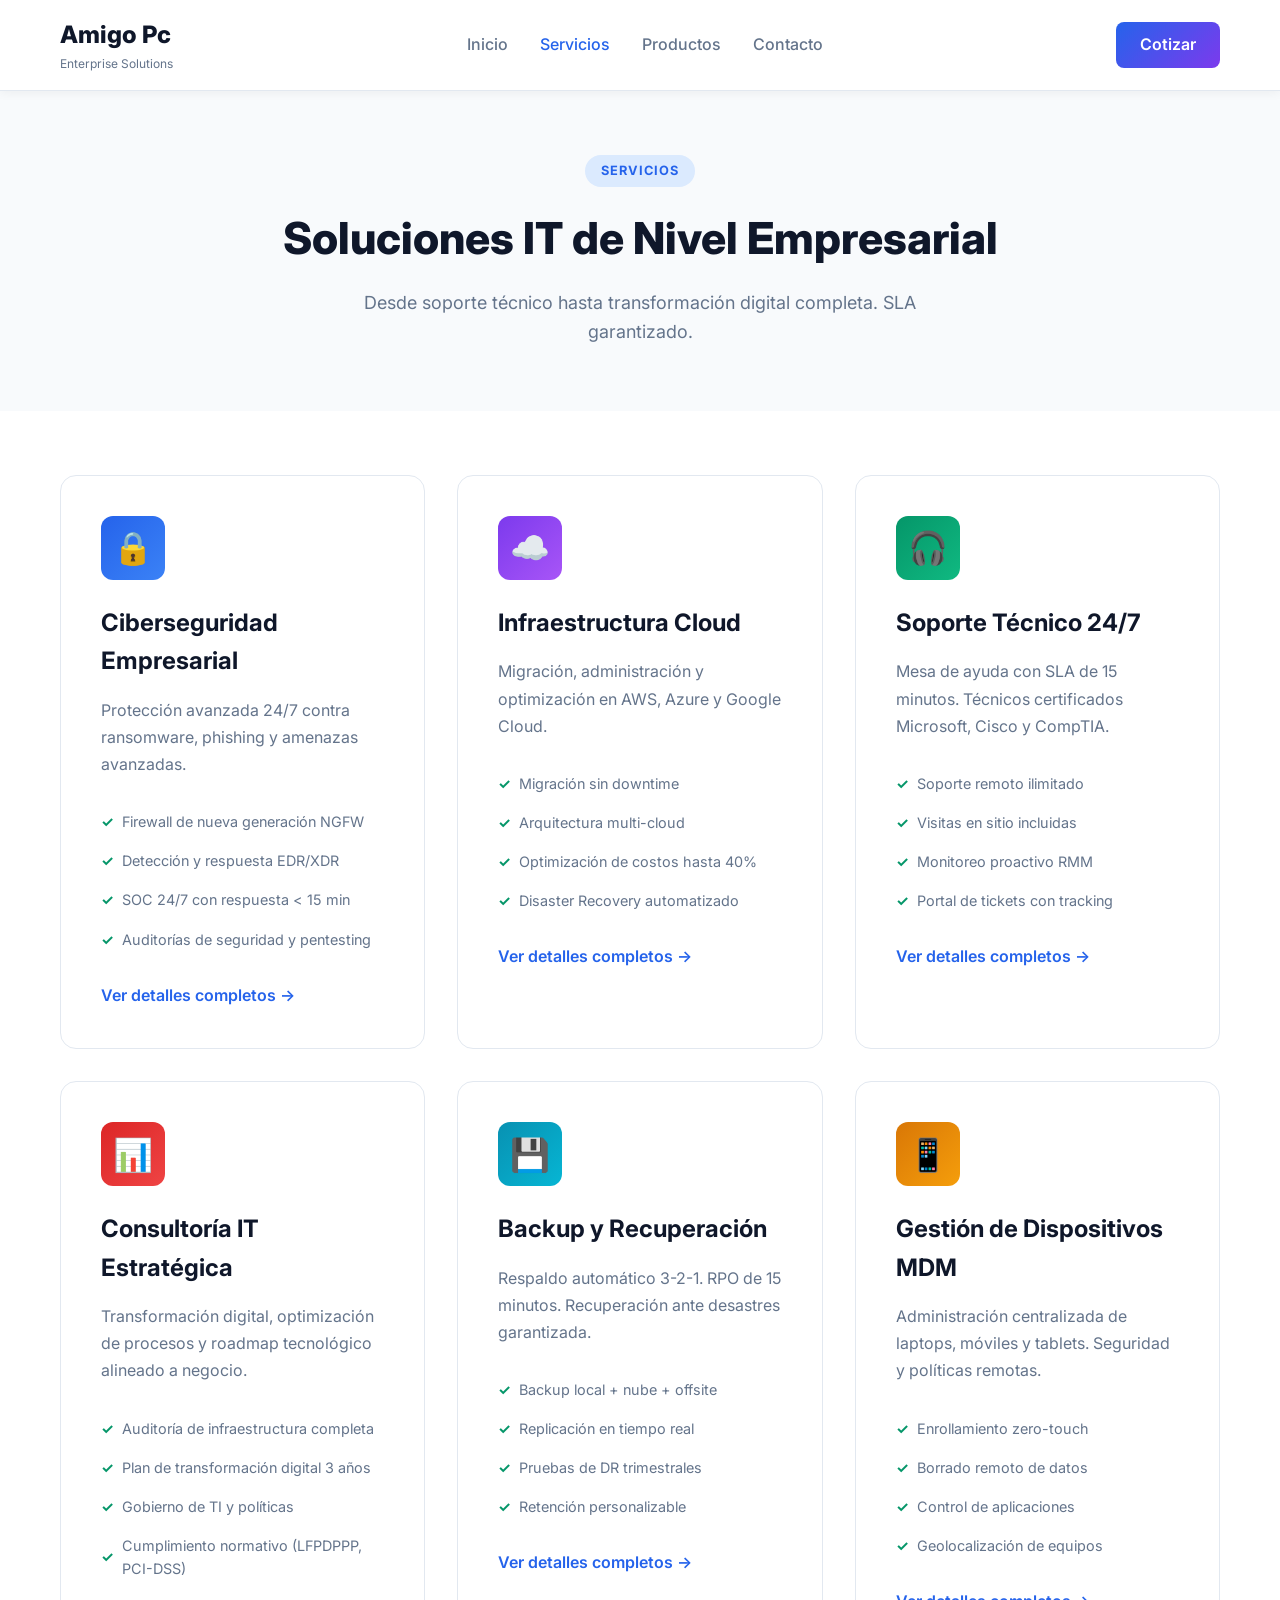
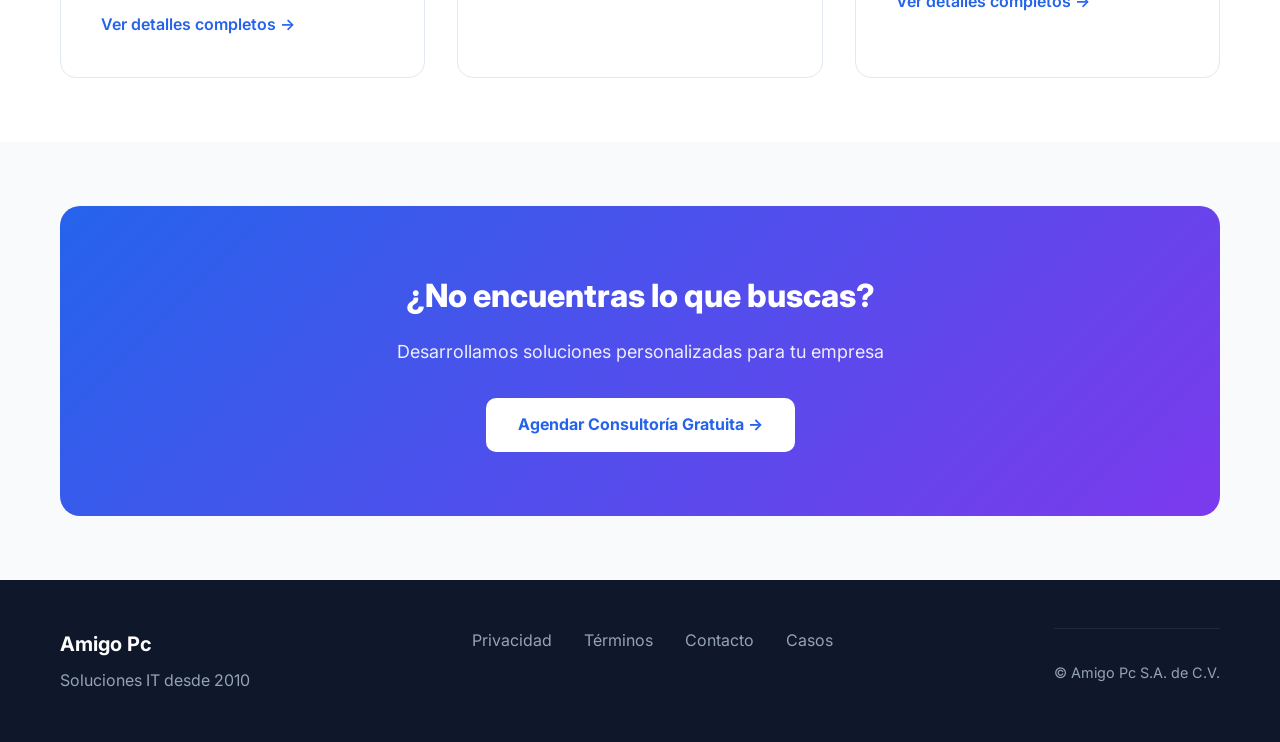
<file: mi pagina web vale/servicios.html>
<!DOCTYPE html>
<html lang="es">
<head>
    <meta charset="UTF-8">
    <meta name="viewport" content="width=device-width, initial-scale=1.0">
    <title>Servicios - NovaLogic | Soluciones IT Empresariales</title>
    <link rel="stylesheet" href="servicios-style.css">
</head>
<body>
    <header class="header">
        <div class="container">
            <div class="nav">
                <div class="logo">
                    <h1>Amigo Pc</h1>
                    <span>Enterprise Solutions</span>
                </div>
                <div class="nav-menu">
                    <a href="index.html">Inicio</a>
                    <a href="servicios.html" class="active">Servicios</a>
                    <a href="productos.html">Productos</a>
                    <a href="contacto.html">Contacto</a>
                </div>
                <a href="contacto.html" class="btn-header">Cotizar</a>
            </div>
        </div>
    </header>

    <section class="hero-servicios">
        <div class="container">
            <span class="hero-tag">SERVICIOS</span>
            <h2>Soluciones IT de Nivel Empresarial</h2>
            <p>Desde soporte técnico hasta transformación digital completa. SLA garantizado.</p>
        </div>
    </section>

    <section class="servicios-grid">
        <div class="container">
            <div class="grid" id="gridServicios"></div>
        </div>
    </section>

    <section class="cta-section">
        <div class="container">
            <div class="cta-box">
                <h3>¿No encuentras lo que buscas?</h3>
                <p>Desarrollamos soluciones personalizadas para tu empresa</p>
                <a href="contacto.html" class="btn-cta">Agendar Consultoría Gratuita →</a>
            </div>
        </div>
    </section>

    <footer class="footer">
        <div class="container">
            <div class="footer-content">
                <div class="footer-brand">
                    <h4>Amigo Pc</h4>
                    <p>Soluciones IT desde 2010</p>
                </div>
                <div class="footer-links">
                    <a href="privacidad.html">Privacidad</a>
                    <a href="terminos.html">Términos</a>
                    <a href="contacto.html">Contacto</a>
                    <a href="casos-exito.html">Casos</a>
                </div>
            <div class="footer-bottom">
                <p>© Amigo Pc S.A. de C.V.</p>
            </div>
        </div>
    </footer>

    <!-- Modal Servicio -->
    <div class="modal" id="modalServicio">
        <div class="modal-content">
            <div class="modal-header">
                <h3 id="modalTitulo">Servicio</h3>
                <button onclick="cerrarModal()">✕</button>
            </div>
            <div class="modal-body" id="modalBody"></div>
            <div class="modal-footer">
                <a href="contacto.html" class="btn-modal">Solicitar Cotización</a>
            </div>
        </div>
    </div>

    <div class="overlay" id="overlay"></div>

    <script src="servicios-script.js"></script>
</body>
</html>
</file>
<file: mi pagina web vale/novalogic-style.css>
@import url('https://fonts.googleapis.com/css2?family=Inter:wght@300;400;500;600;700;800&family=Plus+Jakarta+Sans:wght@600;700;800&display=swap');

* {
    margin: 0;
    padding: 0;
    box-sizing: border-box;
}

:root {
    --bg-primary: #ffffff;
    --bg-secondary: #f8fafc;
    --bg-tertiary: #f1f5f9;
    --text-primary: #0f172a;
    --text-secondary: #475569;
    --text-tertiary: #64748b;
    --border: #e2e8f0;
    --primary: #2563eb;
    --primary-dark: #1e40af;
    --secondary: #7c3aed;
    --success: #059669;
    --danger: #dc2626;
    --gradient: linear-gradient(135deg, #2563eb 0%, #7c3aed 100%);
}

html {
    scroll-behavior: smooth;
}

body {
    font-family: 'Inter', sans-serif;
    background: var(--bg-primary);
    color: var(--text-primary);
    line-height: 1.6;
    -webkit-font-smoothing: antialiased;
}

.container {
    max-width: 1280px;
    margin: 0 auto;
    padding: 0 24px;
}

/* Header */
.nl-header {
    background: rgba(255, 255, 255, 0.8);
    backdrop-filter: blur(12px);
    border-bottom: 1px solid var(--border);
    position: sticky;
    top: 0;
    z-index: 1000;
}

.nl-nav {
    display: flex;
    justify-content: space-between;
    align-items: center;
    padding: 1rem 0;
}

.nl-logo {
    display: flex;
    align-items: center;
    gap: 12px;
}

.logo-icon {
    display: flex;
    align-items: center;
}

.logo-text h1 {
    font-family: 'Plus Jakarta Sans', sans-serif;
    font-size: 1.5rem;
    font-weight: 800;
    color: var(--text-primary);
    line-height: 1;
}

.logo-text span {
    font-size: 0.7rem;
    color: var(--text-tertiary);
    font-weight: 500;
}

.nl-menu {
    display: flex;
    list-style: none;
    gap: 2rem;
}

.nl-menu a {
    text-decoration: none;
    color: var(--text-secondary);
    font-weight: 500;
    font-size: 0.95rem;
    transition: color 0.2s;
    position: relative;
}

.nl-menu a:hover, .nl-menu a.active {
    color: var(--primary);
}

.nl-menu a.active::after {
    content: '';
    position: absolute;
    bottom: -24px;
    left: 0;
    width: 100%;
    height: 2px;
    background: var(--primary);
}

.nav-actions {
    display: flex;
    align-items: center;
    gap: 1rem;
}

.btn-text {
    text-decoration: none;
    color: var(--text-secondary);
    font-weight: 600;
    font-size: 0.95rem;
    transition: color 0.2s;
}

.btn-text:hover {
    color: var(--primary);
}

.btn-primary {
    background: var(--gradient);
    color: white;
    padding: 10px 24px;
    border-radius: 8px;
    text-decoration: none;
    font-weight: 600;
    font-size: 0.95rem;
    transition: all 0.3s;
    box-shadow: 0 4px 14px rgba(37, 99, 235, 0.3);
}

.btn-primary:hover {
    transform: translateY(-2px);
    box-shadow: 0 6px 20px rgba(37, 99, 235, 0.4);
}

/* Hero */
.nl-hero {
    padding: 6rem 0 4rem;
    background: linear-gradient(180deg, #ffffff 0%, #f8fafc 100%);
}

.hero-grid {
    display: grid;
    grid-template-columns: 1.1fr 0.9fr;
    gap: 4rem;
    align-items: center;
}

.hero-badge {
    display: inline-flex;
    align-items: center;
    gap: 8px;
    background: var(--bg-tertiary);
    border: 1px solid var(--border);
    padding: 8px 16px;
    border-radius: 50px;
    font-size: 0.85rem;
    font-weight: 600;
    color: var(--text-secondary);
    margin-bottom: 1.5rem;
}

.badge-dot {
    width: 8px;
    height: 8px;
    background: var(--success);
    border-radius: 50%;
    animation: pulse 2s infinite;
}

@keyframes pulse {
    0%, 100% { opacity: 1; }
    50% { opacity: 0.5; }
}

.hero-title {
    font-family: 'Plus Jakarta Sans', sans-serif;
    font-size: 3.5rem;
    font-weight: 800;
    line-height: 1.1;
    color: var(--text-primary);
    margin-bottom: 1.5rem;
}

.text-gradient {
    background: var(--gradient);
    -webkit-background-clip: text;
    -webkit-text-fill-color: transparent;
    background-clip: text;
}

.hero-desc {
    font-size: 1.125rem;
    color: var(--text-secondary);
    margin-bottom: 2rem;
    line-height: 1.8;
}

.hero-cta {
    display: flex;
    gap: 1rem;
    margin-bottom: 3rem;
}

.btn-hero-primary {
    background: var(--gradient);
    color: white;
    padding: 14px 32px;
    border-radius: 10px;
    text-decoration: none;
    font-weight: 600;
    display: inline-flex;
    align-items: center;
    gap: 8px;
    transition: all 0.3s;
    box-shadow: 0 4px 14px rgba(37, 99, 235, 0.3);
}

.btn-hero-primary:hover {
    transform: translateY(-2px);
    box-shadow: 0 6px 20px rgba(37, 99, 235, 0.4);
}

.btn-hero-secondary {
    background: white;
    color: var(--text-primary);
    padding: 14px 32px;
    border-radius: 10px;
    text-decoration: none;
    font-weight: 600;
    border: 1px solid var(--border);
    transition: all 0.3s;
}

.btn-hero-secondary:hover {
    border-color: var(--primary);
    color: var(--primary);
}

.hero-stats {
    display: flex;
    gap: 3rem;
}

.stat-item strong {
    display: block;
    font-size: 2rem;
    font-weight: 800;
    color: var(--text-primary);
    margin-bottom: 0.25rem;
}

.stat-item span {
    font-size: 0.9rem;
    color: var(--text-tertiary);
}

/* Dashboard Mockup */
.dashboard-mockup {
    background: white;
    border-radius: 16px;
    box-shadow: 0 20px 60px rgba(0, 0, 0, 0.08);
    border: 1px solid var(--border);
    overflow: hidden;
}

.mockup-header {
    background: var(--bg-secondary);
    padding: 1rem 1.5rem;
    border-bottom: 1px solid var(--border);
    display: flex;
    align-items: center;
    gap: 1rem;
}

.mockup-dots {
    display: flex;
    gap: 6px;
}

.mockup-dots span {
    width: 12px;
    height: 12px;
    border-radius: 50%;
    background: var(--border);
}

.mockup-dots span:first-child { background: #ef4444; }
.mockup-dots span:nth-child(2) { background: #f59e0b; }
.mockup-dots span:nth-child(3) { background: #10b981; }

.mockup-title {
    font-size: 0.9rem;
    font-weight: 600;
    color: var(--text-secondary);
}

.mockup-body {
    padding: 2rem;
}

.mockup-chart {
    display: flex;
    align-items: end;
    gap: 12px;
    height: 150px;
    margin-bottom: 2rem;
}

.chart-bar {
    flex: 1;
    background: var(--gradient);
    border-radius: 8px 8px 0 0;
    transition: height 0.3s;
}

.mockup-metrics {
    display: grid;
    grid-template-columns: 1fr 1fr;
    gap: 1rem;
}

.metric-card {
    background: var(--bg-secondary);
    padding: 1.25rem;
    border-radius: 12px;
    border: 1px solid var(--border);
}

.metric-label {
    font-size: 0.85rem;
    color: var(--text-tertiary);
    margin-bottom: 0.5rem;
}

.metric-value {
    font-size: 1.75rem;
    font-weight: 800;
    color: var(--text-primary);
    margin-bottom: 0.25rem;
}

.metric-status {
    font-size: 0.8rem;
    font-weight: 600;
}

.metric-status.success {
    color: var(--success);
}

/* Clients */
.nl-clients {
    padding: 3rem 0;
    background: var(--bg-secondary);
    border-top: 1px solid var(--border);
    border-bottom: 1px solid var(--border);
}

.clients-label {
    text-align: center;
    color: var(--text-tertiary);
    font-size: 0.9rem;
    font-weight: 600;
    text-transform: uppercase;
    letter-spacing: 1px;
    margin-bottom: 2rem;
}

.clients-grid {
    display: grid;
    grid-template-columns: repeat(6, 1fr);
    gap: 2rem;
    align-items: center;
}

.client-logo {
    text-align: center;
    font-weight: 800;
    font-size: 1.25rem;
    color: var(--text-tertiary);
    opacity: 0.6;
    transition: opacity 0.3s;
}

.client-logo:hover {
    opacity: 1;
}

/* Services */
.nl-services {
    padding: 6rem 0;
}

.section-header {
    text-align: center;
    max-width: 700px;
    margin: 0 auto 4rem;
}

.section-tag {
    display: inline-block;
    background: var(--bg-tertiary);
    color: var(--primary);
    padding: 6px 16px;
    border-radius: 50px;
    font-size: 0.8rem;
    font-weight: 700;
    letter-spacing: 1px;
    margin-bottom: 1rem;
}

.section-header h3 {
    font-family: 'Plus Jakarta Sans', sans-serif;
    font-size: 2.5rem;
    font-weight: 800;
    color: var(--text-primary);
    margin-bottom: 1rem;
}

.section-header p {
    font-size: 1.125rem;
    color: var(--text-secondary);
}

.services-grid {
    display: grid;
    grid-template-columns: repeat(2, 1fr);
    gap: 2rem;
}

.service-card {
    background: white;
    border: 1px solid var(--border);
    border-radius: 16px;
    padding: 2.5rem;
    transition: all 0.3s;
}

.service-card:hover {
    border-color: var(--primary);
    box-shadow: 0 20px 40px rgba(37, 99, 235, 0.1);
    transform: translateY(-4px);
}

.service-icon {
    width: 64px;
    height: 64px;
    border-radius: 12px;
    display: flex;
    align-items: center;
    justify-content: center;
    margin-bottom: 1.5rem;
}

.service-card h4 {
    font-family: 'Plus Jakarta Sans', sans-serif;
    font-size: 1.5rem;
    font-weight: 700;
    color: var(--text-primary);
    margin-bottom: 1rem;
}

.service-card p {
    color: var(--text-secondary);
    margin-bottom: 1.5rem;
    line-height: 1.7;
}

.service-features {
    list-style: none;
    margin-bottom: 1.5rem;
}

.service-features li {
    padding: 0.5rem 0;
    color: var(--text-secondary);
    display: flex;
    align-items: center;
    gap: 8px;
}

.service-features li::before {
    content: '✓';
    color: var(--success);
    font-weight: 700;
}

.service-link {
    display: inline-flex;
    align-items: center;
    gap: 6px;
    color: var(--primary);
    text-decoration: none;
    font-weight: 600;
    transition: gap 0.3s;
}

.service-link:hover {
    gap: 10px;
}

/* Why Section */
.nl-why {
    padding: 6rem 0;
    background: var(--bg-secondary);
}

.why-grid {
    display: grid;
    grid-template-columns: 1.1fr 0.9fr;
    gap: 4rem;
    align-items: center;
}

.why-desc {
    font-size: 1.125rem;
    color: var(--text-secondary);
    margin: 1.5rem;
}
</file>
<file: mi pagina web vale/css/bitacora.css>
* { margin: 0; padding: 0; box-sizing: border-box; }

body {
    font-family: 'Segoe UI', Arial, sans-serif;
    background: #f1f5f9;
    padding: 40px 20px;
    color: #1e293b;
}

.contenedor {
    max-width: 1100px;
    margin: auto;
    background: white;
    padding: 35px;
    border-radius: 12px;
    box-shadow: 0 4px 15px rgba(0,0,0,0.08);
}

header {
    text-align: center;
    margin-bottom: 30px;
    padding-bottom: 20px;
    border-bottom: 3px solid #2563eb;
}

header h1 {
    color: #2563eb;
    font-size: 2.5rem;
    margin-bottom: 5px;
}

header p {
    color: #64748b;
    font-size: 1.1rem;
}

.acciones {
    display: flex;
    gap: 15px;
    margin-bottom: 25px;
    flex-wrap: wrap;
}

.btn {
    background: #2563eb;
    color: white;
    border: none;
    padding: 12px 28px;
    border-radius: 8px;
    cursor: pointer;
    font-weight: 700;
    font-size: 1rem;
    transition: transform 0.2s;
}

.btn:hover {
    transform: translateY(-2px);
    background: #1e40af;
}

.btn-rojo {
    background: #ef4444;
}

.btn-rojo:hover {
    background: #dc2626;
}

.info-db {
    background: #dbeafe;
    color: #1e40af;
    padding: 12px 20px;
    border-radius: 8px;
    margin-bottom: 25px;
    border-left: 4px solid #2563eb;
    font-size: 0.95rem;
}

table {
    width: 100%;
    border-collapse: collapse;
    margin-bottom: 30px;
}

th {
    background: #1e293b;
    color: white;
    padding: 15px;
    text-align: left;
    font-weight: 700;
}

td {
    padding: 15px;
    border-bottom: 1px solid #e2e8f0;
}

tr:hover {
    background: #f8fafc;
}

.status {
    padding: 6px 14px;
    border-radius: 20px;
    font-size: 0.85rem;
    font-weight: 700;
    display: inline-block;
}

.completado {
    background: #d1fae5;
    color: #059669;
}

.proceso {
    background: #dbeafe;
    color: #2563eb;
}

.pendiente {
    background: #fef3c7;
    color: #d97706;
}

.btn-borrar {
    background: #ef4444;
    color: white;
    border: none;
    padding: 6px 12px;
    border-radius: 6px;
    cursor: pointer;
    font-size: 0.85rem;
    font-weight: 600;
}

.btn-borrar:hover {
    background: #dc2626;
}

footer {
    text-align: center;
    padding-top: 20px;
    border-top: 1px solid #e2e8f0;
    color: #64748b;
    font-size: 0.9rem;
}

@media (max-width: 768px) {
    .contenedor { padding: 20px; }
    table { font-size: 0.85rem; }
    th, td { padding: 10px 5px; }
}
</file>
<file: mi pagina web vale/contacto-style.css>
@import url('https://fonts.googleapis.com/css2?family=Inter:wght@400;500;600;700;800&display=swap');

* { margin: 0; padding: 0; box-sizing: border-box; }

:root {
    --primary: #2563eb;
    --dark: #0f172a;
    --gray: #64748b;
    --light: #f8fafc;
    --border: #e2e8f0;
    --success: #059669;
    --danger: #dc2626;
    --gradient: linear-gradient(135deg, #2563eb 0%, #7c3aed 100%);
}

body {
    font-family: 'Inter', sans-serif;
    color: var(--dark);
    background: #fff;
    line-height: 1.6;
}

.container {
    max-width: 1200px;
    margin: 0 auto;
    padding: 0 20px;
}

.header {
    background: #fff;
    border-bottom: 1px solid var(--border);
    position: sticky;
    top: 0;
    z-index: 100;
    box-shadow: 0 2px 10px rgba(0,0,0,0.05);
}

.nav {
    display: flex;
    justify-content: space-between;
    align-items: center;
    padding: 1rem 0;
}

.logo h1 {
    font-size: 1.5rem;
    font-weight: 800;
}

.logo span {
    font-size: 0.75rem;
    color: var(--gray);
    display: block;
}

.nav-menu {
    display: flex;
    gap: 2rem;
}

.nav-menu a {
    text-decoration: none;
    color: var(--gray);
    font-weight: 500;
    transition: color 0.2s;
}

.nav-menu a:hover, .nav-menu a.active { color: var(--primary); }

.hero-contacto {
    padding: 4rem 0;
    background: var(--light);
    text-align: center;
}

.hero-contacto h2 {
    font-size: 2.5rem;
    font-weight: 800;
    margin-bottom: 1rem;
}

.hero-contacto p {
    color: var(--gray);
    font-size: 1.125rem;
}

.contacto-main {
    padding: 4rem 0;
}

.contacto-grid {
    display: grid;
    grid-template-columns: 1.5fr 1fr;
    gap: 3rem;
    align-items: start;
}

.form-wrapper {
    background: white;
    border: 1px solid var(--border);
    border-radius: 16px;
    padding: 3rem;
    box-shadow: 0 4px 20px rgba(0,0,0,0.04);
}

.form-wrapper h3 {
    font-size: 1.75rem;
    font-weight: 800;
    margin-bottom: 2rem;
}

.form-row {
    display: grid;
    grid-template-columns: 1fr 1fr;
    gap: 1rem;
}

.form-group {
    margin-bottom: 1.5rem;
}

.form-group label {
    display: block;
    font-weight: 600;
    font-size: 0.9rem;
    margin-bottom: 0.5rem;
}

.form-group input,
.form-group select,
.form-group textarea {
    width: 100%;
    padding: 12px 16px;
    border: 1px solid var(--border);
    border-radius: 8px;
    font-size: 0.95rem;
    font-family: 'Inter', sans-serif;
    transition: all 0.2s;
}

.form-group input:focus,
.form-group select:focus,
.form-group textarea:focus {
    outline: none;
    border-color: var(--primary);
    box-shadow: 0 0 3px rgba(37, 99, 235, 0.1);
}

.char-count {
    text-align: right;
    font-size: 0.85rem;
    color: var(--gray);
    margin-top: 0.25rem;
}

.checkbox {
    display: flex;
    align-items: start;
    gap: 10px;
    cursor: pointer;
    font-size: 0.9rem;
    color: var(--gray);
}

.checkbox input {
    width: 18px;
    height: 18px;
    margin-top: 2px;
    accent-color: var(--primary);
    flex-shrink: 0;
}

.btn-enviar {
    width: 100%;
    background: var(--gradient);
    color: white;
    border: none;
    padding: 14px;
    border-radius: 10px;
    font-weight: 700;
    font-size: 1rem;
    cursor: pointer;
    transition: transform 0.2s;
    margin-top: 1rem;
}

.btn-enviar:hover { transform: translateY(-2px); }

.form-note {
    text-align: center;
    font-size: 0.85rem;
    color: var(--gray);
    margin-top: 1rem;
}

.info-sidebar {
    display: flex;
    flex-direction: column;
    gap: 1.5rem;
}

.info-card {
    background: white;
    border: 1px solid var(--border);
    border-radius: 12px;
    padding: 2rem;
}

.info-card h4 {
    font-size: 1.25rem;
    font-weight: 700;
    margin-bottom: 1.5rem;
}

.info-item {
    display: flex;
    gap: 12px;
    margin-bottom: 1.5rem;
}

.info-item:last-child { margin-bottom: 0; }

.info-item .icon {
    font-size: 1.5rem;
    flex-shrink: 0;
}

.info-item strong {
    display: block;
    font-weight: 600;
    margin-bottom: 0.25rem;
}

.info-item a {
    color: var(--primary);
    text-decoration: none;
    font-weight: 500;
}

.info-item a:hover { text-decoration: underline; }

.info-item p {
    color: var(--gray);
    font-size: 0.9rem;
    line-height: 1.6;
}

.btn-mapa {
    display: block;
    text-align: center;
    background: var(--light);
    color: var(--primary);
    padding: 10px;
    border-radius: 8px;
    text-decoration: none;
    font-weight: 600;
    margin-top: 1rem;
    transition: background 0.2s;
}

.btn-mapa:hover { background: #e2e8f0; }

.sla-card { background: var(--light); }

.sla-item {
    display: flex;
    justify-content: space-between;
    align-items: center;
    padding: 0.75rem 0;
    border-bottom: 1px solid var(--border);
}

.sla-item:last-child { border-bottom: none; }

.sla-tipo {
    padding: 4px 12px;
    border-radius: 6px;
    font-size: 0.8rem;
    font-weight: 700;
}

.sla-tipo.critico { background: #fee2e2; color: #dc2626; }
.sla-tipo.alto { background: #fed7aa; color: #ea580c; }
.sla-tipo.medio { background: #fef3c7; color: #d97706; }

.sla-tiempo {
    font-weight: 700;
    color: var(--dark);
}

.footer {
    background: var(--dark);
    color: white;
    padding: 3rem 0 1rem;
}

.footer-content {
    display: flex;
    justify-content: space-between;
    align-items: start;
    margin-bottom: 2rem;
}

.footer-brand h4 { font-size: 1.25rem; margin-bottom: 0.5rem; }
.footer-brand p { color: #94a3b8; }

.footer-links {
    display: flex;
    gap: 2rem;
}

.footer-links a {
    color: #94a3b8;
    text-decoration: none;
    transition: color 0.2s;
}

.footer-links a:hover { color: white; }

.footer-bottom {
    padding-top: 2rem;
    border-top: 1px solid #1e293b;
    text-align: center;
    color: #94a3b8;
    font-size: 0.9rem;
}

@media (max-width: 768px) {
    .nav-menu { display: none; }
    .contacto-grid { grid-template-columns: 1fr; }
    .form-row { grid-template-columns: 1fr; }
    .hero-contacto h2 { font-size: 2rem; }
    .footer-content { flex-direction: column; gap: 2rem; }
}
</file>
<file: mi pagina web vale/login-style.css>
@import url('https://fonts.googleapis.com/css2?family=Inter:wght@400;500;600;700;800;900&display=swap');

* { margin: 0; padding: 0; box-sizing: border-box; }

:root {
    --primary: #2563eb;
    --dark: #0f172a;
    --gray: #64748b;
    --light: #f8fafc;
    --border: #e2e8f0;
    --success: #059669;
    --danger: #dc2626;
    --gradient: linear-gradient(135deg, #2563eb 0%, #7c3aed 100%);
}

body {
    font-family: 'Inter', sans-serif;
    color: var(--dark);
    background: #fff;
    line-height: 1.6;
}

.login-container {
    display: grid;
    grid-template-columns: 1fr 1fr;
    min-height: 100vh;
}

/* Lado Branding */
.login-branding {
    background: var(--gradient);
    color: white;
    padding: 4rem;
    display: flex;
    align-items: center;
    justify-content: center;
    position: relative;
    overflow: hidden;
}

.login-branding::before {
    content: '';
    position: absolute;
    top: -50%;
    right: -50%;
    width: 100%;
    height: 100%;
    background: rgba(255,255,255,0.1);
    border-radius: 50%;
}

.branding-content {
    position: relative;
    z-index: 1;
    max-width: 500px;
}

.logo h1 {
    font-size: 2rem;
    font-weight: 800;
    margin-bottom: 0.25rem;
}

.logo span {
    font-size: 0.9rem;
    opacity: 0.9;
    display: block;
    margin-bottom: 3rem;
}

.login-branding h2 {
    font-size: 2.5rem;
    font-weight: 800;
    margin-bottom: 1rem;
    line-height: 1.2;
}

.login-branding p {
    font-size: 1.125rem;
    opacity: 0.95;
    margin-bottom: 3rem;
    line-height: 1.7;
}

.features-list {
    margin-bottom: 3rem;
}

.feature-item {
    display: flex;
    align-items: center;
    gap: 12px;
    margin-bottom: 1rem;
    font-size: 1rem;
}

.feature-icon {
    width: 24px;
    height: 24px;
    background: rgba(255,255,255,0.2);
    border-radius: 50%;
    display: flex;
    align-items: center;
    justify-content: center;
    font-weight: 700;
    flex-shrink: 0;
}

.stats-login {
    display: grid;
    grid-template-columns: repeat(3, 1fr);
    gap: 2rem;
    padding-top: 2rem;
    border-top: 1px solid rgba(255,255,255,0.2);
}

.stat-login strong {
    display: block;
    font-size: 2rem;
    font-weight: 800;
    margin-bottom: 0.25rem;
}

.stat-login span {
    font-size: 0.9rem;
    opacity: 0.9;
}

/* Lado Formulario */
.login-form-wrapper {
    padding: 3rem;
    display: flex;
    flex-direction: column;
    justify-content: center;
    background: white;
}

.login-form-container {
    max-width: 450px;
    margin: 0 auto;
    width: 100%;
}

.login-header {
    text-align: center;
    margin-bottom: 2rem;
}

.login-header h3 {
    font-size: 2rem;
    font-weight: 800;
    margin-bottom: 0.5rem;
}

.login-header p {
    color: var(--gray);
}

.login-tabs {
    display: grid;
    grid-template-columns: 1fr 1fr;
    gap: 0.75rem;
    margin-bottom: 2rem;
}

.tab-btn {
    padding: 12px;
    background: var(--light);
    border: 2px solid var(--border);
    border-radius: 10px;
    font-weight: 600;
    cursor: pointer;
    transition: all 0.2s;
    font-size: 0.95rem;
}

.tab-btn:hover {
    border-color: var(--primary);
}

.tab-btn.active {
    background: var(--primary);
    color: white;
    border-color: var(--primary);
}

.form-group {
    margin-bottom: 1.5rem;
}

.form-group label {
    display: block;
    font-weight: 600;
    font-size: 0.9rem;
    margin-bottom: 0.5rem;
}

.input-wrapper {
    position: relative;
    display: flex;
    align-items: center;
}

.input-icon {
    position: absolute;
    left: 16px;
    font-size: 1.1rem;
    pointer-events: none;
}

.input-wrapper input {
    width: 100%;
    padding: 14px 16px 14px 48px;
    border: 1px solid var(--border);
    border-radius: 10px;
    font-size: 0.95rem;
    font-family: 'Inter', sans-serif;
    transition: all 0.2s;
}

.input-wrapper input:focus {
    outline: none;
    border-color: var(--primary);
    box-shadow: 0 0 0 3px rgba(37, 99, 235, 0.1);
}

.toggle-password {
    position: absolute;
    right: 16px;
    background: none;
    border: none;
    cursor: pointer;
    font-size: 1.2rem;
    padding: 4px;
}

.error-msg {
    display: none;
    color: var(--danger);
    font-size: 0.85rem;
    margin-top: 0.5rem;
}

.error-msg.show { display: block; }

.form-group.error input {
    border-color: var(--danger);
}

.form-options {
    display: flex;
    justify-content: space-between;
    align-items: center;
    margin-bottom: 1.5rem;
}

.checkbox {
    display: flex;
    align-items: center;
    gap: 8px;
    cursor: pointer;
    font-size: 0.9rem;
    color: var(--gray);
}

.checkbox input {
    width: 18px;
    height: 18px;
    accent-color: var(--primary);
    cursor: pointer;
}

.forgot-link {
    color: var(--primary);
    text-decoration: none;
    font-size: 0.9rem;
    font-weight: 600;
}

.forgot-link:hover { text-decoration: underline; }

.btn-login {
    width: 100%;
    background: var(--gradient);
    color: white;
    border: none;
    padding: 14px;
    border-radius: 10px;
    font-weight: 700;
    font-size: 1rem;
    cursor: pointer;
    transition: transform 0.2s;
    margin-bottom: 1.5rem;
}

.btn-login:hover:not(:disabled) { transform: translateY(-2px); }

.btn-login:disabled {
    opacity: 0.6;
    cursor: not-allowed;
}

.spinner {
    display: inline-block;
    width: 16px;
    height: 16px;
    border: 2px solid rgba(255,255,255,0.3);
    border-top-color: white;
    border-radius: 50%;
    animation: spin 0.6s linear infinite;
}

@keyframes spin {
    to { transform: rotate(360deg); }
}

.divider {
    text-align: center;
    margin: 1.5rem 0;
    position: relative;
}

.divider::before {
    content: '';
    position: absolute;
    top: 50%;
    left: 0;
    right: 0;
    height: 1px;
    background: var(--border);
}

.divider span {
    background: white;
    padding: 0 1rem;
    position: relative;
    color: var(--gray);
    font-size: 0.9rem;
}

.btn-sso {
    width: 100%;
    background: white;
    border: 1px solid var(--border);
    padding: 12px;
    border-radius: 10px;
    font-weight: 600;
    cursor: pointer;
    display: flex;
    align-items: center;
    justify-content: center;
    gap: 10px;
    transition: all 0.2s;
    font-size: 0.95rem;
}

.btn-sso:hover {
    background: var(--light);
    border-color: var(--primary);
}

.login-footer {
    text-align: center;
    margin-top: 2rem;
    padding-top: 2rem;
    border-top: 1px solid var(--border);
    color: var(--gray);
    font-size: 0.9rem;
}

.login-footer a {
    color: var(--primary);
    text-decoration: none;
    font-weight: 600;
}

.login-footer a:hover { text-decoration: underline; }

.security-badge {
    display: flex;
    align-items: center;
    justify-content: center;
    gap: 8px;
    margin-top: 1.5rem;
    color: var(--success);
    font-size: 0.85rem;
    font-weight: 600;
}

.login-back {
    text-align: center;
    margin-top: 2rem;
}

.login-back a {
    color: var(--gray);
    text-decoration: none;
    font-size: 0.9rem;
    transition: color 0.2s;
}

.login-back a:hover { color: var(--primary); }

/* Modal */
.modal,.overlay { display: none; }

.modal.active,.overlay.active { display: flex; }

.overlay {
    position: fixed;
    top: 0;
    left: 0;
    width: 100%;
    height: 100%;
    background: rgba(0,0,0,0.6);
    z-index: 1000;
    backdrop-filter: blur(4px);
}

.modal {
    position: fixed;
    top: 0;
    left: 0;
    width: 100%;
    height: 100%;
    z-index: 1001;
    align-items: center;
    justify-content: center;
    padding: 20px;
}

.modal-content {
    background: white;
    border-radius: 16px;
    max-width: 450px;
    width: 100%;
    animation: slideUp 0.3s;
}

@keyframes slideUp {
    from { transform: translateY(50px); opacity: 0; }
    to { transform: translateY(0); opacity: 1; }
}

.modal-header {
    padding: 2rem 2rem 1rem;
    display: flex;
    justify-content: space-between;
    align-items: center;
}

.modal-header h3 {
    font-size: 1.5rem;
    font-weight: 700;
}

.modal-header button {
    background: var(--light);
    border: none;
    width: 36px;
    height: 36px;
    border-radius: 50%;
    font-size: 1.25rem;
    cursor: pointer;
    color: var(--gray);
    transition: all 0.2s;
}

.modal-header button:hover {
    background: var(--border);
    transform: rotate(90deg);
}

.modal-body {
    padding: 0 2rem 2rem;
}

.modal-body p {
    color: var(--gray);
    margin-bottom: 1.5rem;
}

.btn-modal {
    width: 100%;
    background: var(--gradient);
    color: white;
    border: none;
    padding: 12px;
    border-radius: 10px;
    font-weight: 600;
    cursor: pointer;
    margin-top: 1rem;
}

@media (max-width: 1024px) {
    .login-container {
        grid-template-columns: 1fr;
    }

    .login-branding {
        display: none;
    }

    .login-form-wrapper {
        padding: 2rem 1.5rem;
    }
}

@media (max-width: 480px) {
    .stats-login {
        grid-template-columns: 1fr;
        gap: 1rem;
    }
}
</file>
<file: mi pagina web vale/productos-style.css>
@import url('https://fonts.googleapis.com/css2?family=Inter:wght@400;500;600;700;800&display=swap');

* { margin: 0; padding: 0; box-sizing: border-box; }

:root {
    --primary: #2563eb;
    --dark: #0f172a;
    --gray: #64748b;
    --light: #f1f5f9;
    --border: #e2e8f0;
    --success: #059669;
    --gradient: linear-gradient(135deg, #2563eb 0%, #7c3aed 100%);
}

body {
    font-family: 'Inter', sans-serif;
    color: var(--dark);
    background: #fff;
}

.container {
    max-width: 1200px;
    margin: 0 auto;
    padding: 0 20px;
}

.header {
    background: #fff;
    border-bottom: 1px solid var(--border);
    position: sticky;
    top: 0;
    z-index: 100;
    box-shadow: 0 2px 10px rgba(0,0,0,0.05);
}

.nav {
    display: flex;
    justify-content: space-between;
    align-items: center;
    padding: 1rem 0;
}

.logo h1 {
    font-size: 1.5rem;
    font-weight: 800;
}

.logo span {
    font-size: 0.75rem;
    color: var(--gray);
    display: block;
}

.nav-menu {
    display: flex;
    gap: 2rem;
}

.nav-menu a {
    text-decoration: none;
    color: var(--gray);
    font-weight: 500;
}

.nav-menu a:hover, .nav-menu a.active { color: var(--primary); }

.cart-btn {
    background: var(--gradient);
    color: white;
    border: none;
    padding: 10px 20px;
    border-radius: 8px;
    font-weight: 600;
    cursor: pointer;
}

#cartCount {
    background: white;
    color: var(--primary);
    padding: 2px 8px;
    border-radius: 10px;
    font-size: 0.8rem;
    margin-left: 5px;
}

.hero-store {
    padding: 3rem 0;
    background: var(--light);
    text-align: center;
}

.hero-store h2 {
    font-size: 2.5rem;
    font-weight: 800;
    margin-bottom: 0.5rem;
}

.hero-store p { color: var(--gray); font-size: 1.1rem; }

.filters {
    padding: 2rem 0;
    border-bottom: 1px solid var(--border);
}

.filter-bar {
    display: flex;
    gap: 2rem;
    align-items: center;
    flex-wrap: wrap;
}

#search {
    flex: 1;
    min-width: 250px;
    padding: 12px 16px;
    border: 1px solid var(--border);
    border-radius: 8px;
    font-size: 0.95rem;
}

#search:focus { outline: none; border-color: var(--primary); }

.filter-tags { display: flex; gap: 0.5rem; flex-wrap: wrap; }

.tag {
    padding: 8px 16px;
    background: white;
    border: 1px solid var(--border);
    border-radius: 8px;
    font-weight: 500;
    cursor: pointer;
    transition: all 0.2s;
}

.tag:hover { border-color: var(--primary); color: var(--primary); }
.tag.active { background: var(--primary); color: white; border-color: var(--primary); }

.productos { padding: 3rem 0; }

.grid {
    display: grid;
    grid-template-columns: repeat(auto-fill, minmax(300px, 1fr));
    gap: 2rem;
}

.producto {
    background: white;
    border: 1px solid var(--border);
    border-radius: 12px;
    overflow: hidden;
    transition: all 0.3s;
}

.producto:hover {
    box-shadow: 0 10px 30px rgba(37, 99, 235, 0.15);
    transform: translateY(-4px);
}

.producto-img {
    background: var(--light);
    padding: 2rem;
    text-align: center;
    font-size: 3rem;
    position: relative;
}

.producto-badge {
    position: absolute;
    top: 1rem;
    right: 1rem;
    background: var(--gradient);
    color: white;
    padding: 4px 12px;
    border-radius: 6px;
    font-size: 0.7rem;
    font-weight: 700;
}

.producto-info { padding: 1.5rem; }

.producto-cat {
    font-size: 0.75rem;
    color: var(--primary);
    font-weight: 700;
    text-transform: uppercase;
    letter-spacing: 0.5px;
}

.producto h3 {
    font-size: 1.25rem;
    font-weight: 700;
    margin: 0.5rem 0;
}

.producto-desc {
    color: var(--gray);
    font-size: 0.9rem;
    margin-bottom: 1rem;
    min-height: 40px;
}

.producto-precio {
    display: flex;
    justify-content: space-between;
    align-items: center;
    padding-top: 1rem;
    border-top: 1px solid var(--border);
}

.precio-valor { font-size: 1.75rem; font-weight: 800; }

.btn-agregar {
    background: var(--gradient);
    color: white;
    border: none;
    padding: 10px 20px;
    border-radius: 8px;
    font-weight: 600;
    cursor: pointer;
    transition: transform 0.2s;
}

.btn-agregar:hover { transform: scale(1.05); }

.cart-sidebar {
    position: fixed;
    top: 0;
    right: -400px;
    width: 400px;
    height: 100vh;
    background: white;
    box-shadow: -5px 0 20px rgba(0,0,0,0.1);
    transition: right 0.3s;
    z-index: 1001;
    display: flex;
    flex-direction: column;
}

.cart-sidebar.active { right: 0; }

.cart-header {
    padding: 1.5rem;
    border-bottom: 1px solid var(--border);
    display: flex;
    justify-content: space-between;
    align-items: center;
}

.cart-header button {
    background: none;
    border: none;
    font-size: 1.5rem;
    cursor: pointer;
    color: var(--gray);
}

.cart-body {
    flex: 1;
    overflow-y: auto;
    padding: 1rem;
}

.cart-empty {
    text-align: center;
    padding: 3rem 1rem;
    color: var(--gray);
}

.cart-item {
    display: flex;
    gap: 1rem;
    padding: 1rem;
    border-bottom: 1px solid var(--border);
}

.cart-item-img { font-size: 2rem; }
.cart-item-info { flex: 1; }
.cart-item-name { font-weight: 600; margin-bottom: 0.25rem; }
.cart-item-price { color: var(--primary); font-weight: 700; }

.cart-item-actions {
    display: flex;
    gap: 0.5rem;
    align-items: center;
    margin-top: 0.5rem;
}

.qty-btn {
    width: 28px;
    height: 28px;
    border: 1px solid var(--border);
    background: white;
    border-radius: 6px;
    cursor: pointer;
}

.qty-btn:hover { background: var(--light); }

.cart-item-remove {
    color: #dc2626;
    background: none;
    border: none;
    cursor: pointer;
    font-size: 0.9rem;
}

.cart-footer {
    padding: 1.5rem;
    border-top: 2px solid var(--border);
}

.cart-total {
    display: flex;
    justify-content: space-between;
    font-size: 1.25rem;
    font-weight: 700;
    margin-bottom: 1rem;
}

.btn-pagar {
    width: 100%;
    background: var(--gradient);
    color: white;
    border: none;
    padding: 14px;
    border-radius: 8px;
    font-weight: 700;
    font-size: 1rem;
    cursor: pointer;
    transition: transform 0.2s;
}

.btn-pagar:hover:not(:disabled) { transform: translateY(-2px); }
.btn-pagar:disabled { opacity: 0.5; cursor: not-allowed; }

.overlay {
    position: fixed;
    top: 0;
    left: 0;
    width: 100%;
    height: 100%;
    background: rgba(0,0,0,0.5);
    z-index: 1000;
    display: none;
}

.overlay.active { display: block; }

.modal {
    position: fixed;
    top: 0;
    left: 0;
    width: 100%;
    height: 100%;
    z-index: 1002;
    display: none;
    align-items: center;
    justify-content: center;
    padding: 20px;
}

.modal.active { display: flex; }

.modal-content {
    background: white;
    border-radius: 16px;
    max-width: 600px;
    width: 100%;
    max-height: 90vh;
    overflow-y: auto;
    animation: slideUp 0.3s;
}

@keyframes slideUp {
    from { transform: translateY(50px); opacity: 0; }
    to { transform: translateY(0); opacity: 1; }
}

.modal-header {
    padding: 1.5rem;
    border-bottom: 1px solid var(--border);
    display: flex;
    justify-content: space-between;
    align-items: center;
}

.modal-header button {
    background: none;
    border: none;
    font-size: 1.5rem;
    cursor: pointer;
    color: var(--gray);
}

.modal-body { padding: 1.5rem; }

.form-group { margin-bottom: 1rem; }

.form-group label {
    display: block;
    font-weight: 600;
    margin-bottom: 0.5rem;
    font-size: 0.9rem;
}

.form-group input, .form-group select {
    width: 100%;
    padding: 12px;
    border: 1px solid var(--border);
    border-radius: 8px;
    font-size: 0.95rem;
}

.form-group input:focus { outline: none; border-color: var(--primary); }

.form-row {
    display: grid;
    grid-template-columns: 1fr 1fr;
    gap: 1rem;
}

.payment-options {
    display: grid;
    grid-template-columns: repeat(3, 1fr);
    gap: 1rem;
    margin: 1.5rem 0;
}

.pay-option {
    border: 2px solid var(--border);
    border-radius: 8px;
    padding: 1rem;
    text-align: center;
    cursor: pointer;
    transition: all 0.2s;
}

.pay-option:has(input:checked) {
    border-color: var(--primary);
    background: #eff6ff;
}

.pay-option input { display: none; }

.form-pago { margin: 1.5rem 0; }

.resumen {
    background: var(--light);
    padding: 1.5rem;
    border-radius: 8px;
    margin: 1.5rem 0;
}

.resumen h4 { margin-bottom: 1rem; }

.resumen-total {
    display: flex;
    justify-content: space-between;
    font-size: 1.25rem;
    font-weight: 700;
    padding-top: 1rem;
    border-top: 2px solid var(--border);
    margin-top: 1rem;
}

.btn-confirmar {
    width: 100%;
    background: var(--gradient);
    color: white;
    border: none;
    padding: 14px;
    border-radius: 8px;
    font-weight: 700;
    font-size: 1rem;
    cursor: pointer;
    transition: transform 0.2s;
}

.btn-confirmar:hover { transform: translateY(-2px); }

.exito {
    text-align: center;
    padding: 3rem;
}

.exito-icon {
    width: 80px;
    height: 80px;
    background: var(--success);
    color: white;
    border-radius: 50%;
    display: flex;
    align-items: center;
    justify-content: center;
    font-size: 3rem;
    margin: 0 auto 1.5rem;
    animation: scaleIn 0.5s;
}

@keyframes scaleIn {
    from { transform: scale(0); }
    to { transform: scale(1); }
}

.exito h2 { font-size: 2rem; margin-bottom: 0.5rem; }
.exito-msg { color: var(--gray); margin-bottom: 2rem; }

.btn-success {
    background: var(--gradient);
    color: white;
    border: none;
    padding: 12px 32px;
    border-radius: 8px;
    font-weight: 600;
    cursor: pointer;
}

@media (max-width: 768px) {
    .nav-menu { display: none; }
    .grid { grid-template-columns: 1fr; }
    .cart-sidebar { width: 100%; right: -100%; }
    .payment-options { grid-template-columns: 1fr; }
    .form-row { grid-template-columns: 1fr; }
}
</file>
<file: mi pagina web vale/servicios-style.css>
@import url('https://fonts.googleapis.com/css2?family=Inter:wght@400;500;600;700;800&display=swap');

* { margin: 0; padding: 0; box-sizing: border-box; }

:root {
    --primary: #2563eb;
    --dark: #0f172a;
    --gray: #64748b;
    --light: #f8fafc;
    --border: #e2e8f0;
    --success: #059669;
    --gradient: linear-gradient(135deg, #2563eb 0%, #7c3aed 100%);
}

body {
    font-family: 'Inter', sans-serif;
    color: var(--dark);
    background: #fff;
    line-height: 1.6;
}

.container {
    max-width: 1200px;
    margin: 0 auto;
    padding: 0 20px;
}

.header {
    background: #fff;
    border-bottom: 1px solid var(--border);
    position: sticky;
    top: 0;
    z-index: 100;
    box-shadow: 0 2px 10px rgba(0,0,0,0.05);
}

.nav {
    display: flex;
    justify-content: space-between;
    align-items: center;
    padding: 1rem 0;
}

.logo h1 {
    font-size: 1.5rem;
    font-weight: 800;
}

.logo span {
    font-size: 0.75rem;
    color: var(--gray);
    display: block;
}

.nav-menu {
    display: flex;
    gap: 2rem;
}

.nav-menu a {
    text-decoration: none;
    color: var(--gray);
    font-weight: 500;
    transition: color 0.2s;
}

.nav-menu a:hover, .nav-menu a.active { color: var(--primary); }

.btn-header {
    background: var(--gradient);
    color: white;
    padding: 10px 24px;
    border-radius: 8px;
    text-decoration: none;
    font-weight: 600;
    transition: transform 0.2s;
}

.btn-header:hover { transform: translateY(-2px); }

.hero-servicios {
    padding: 4rem 0;
    background: var(--light);
    text-align: center;
}

.hero-tag {
    display: inline-block;
    background: #dbeafe;
    color: var(--primary);
    padding: 6px 16px;
    border-radius: 50px;
    font-size: 0.8rem;
    font-weight: 700;
    letter-spacing: 1px;
    margin-bottom: 1rem;
}

.hero-servicios h2 {
    font-size: 2.75rem;
    font-weight: 800;
    margin-bottom: 1rem;
}

.hero-servicios p {
    color: var(--gray);
    font-size: 1.125rem;
    max-width: 600px;
    margin: 0 auto;
}

.servicios-grid {
    padding: 4rem 0;
}

.grid {
    display: grid;
    grid-template-columns: repeat(auto-fill, minmax(350px, 1fr));
    gap: 2rem;
}

.servicio-card {
    background: white;
    border: 1px solid var(--border);
    border-radius: 16px;
    padding: 2.5rem;
    transition: all 0.3s;
    cursor: pointer;
}

.servicio-card:hover {
    border-color: var(--primary);
    box-shadow: 0 20px 40px rgba(37, 99, 235, 0.1);
    transform: translateY(-4px);
}

.servicio-icon {
    width: 64px;
    height: 64px;
    border-radius: 12px;
    display: flex;
    align-items: center;
    justify-content: center;
    font-size: 2rem;
    margin-bottom: 1.5rem;
}

.servicio-card h3 {
    font-size: 1.5rem;
    font-weight: 700;
    margin-bottom: 1rem;
}

.servicio-card p {
    color: var(--gray);
    margin-bottom: 1.5rem;
    line-height: 1.7;
}

.servicio-features {
    list-style: none;
    margin-bottom: 1.5rem;
}

.servicio-features li {
    padding: 0.5rem 0;
    color: var(--gray);
    display: flex;
    align-items: center;
    gap: 8px;
    font-size: 0.9rem;
}

.servicio-features li::before {
    content: '✓';
    color: var(--success);
    font-weight: 700;
}

.servicio-link {
    display: inline-flex;
    align-items: center;
    gap: 6px;
    color: var(--primary);
    text-decoration: none;
    font-weight: 600;
    transition: gap 0.3s;
}

.servicio-link:hover { gap: 10px; }

.cta-section { padding: 4rem 0; background: var(--light); }

.cta-box {
    background: var(--gradient);
    color: white;
    padding: 4rem 3rem;
    border-radius: 20px;
    text-align: center;
}

.cta-box h3 {
    font-size: 2rem;
    font-weight: 800;
    margin-bottom: 1rem;
}

.cta-box p {
    font-size: 1.125rem;
    margin-bottom: 2rem;
    opacity: 0.9;
}

.btn-cta {
    background: white;
    color: var(--primary);
    padding: 14px 32px;
    border-radius: 10px;
    text-decoration: none;
    font-weight: 700;
    display: inline-block;
    transition: transform 0.2s;
}

.btn-cta:hover { transform: translateY(-2px); }

.footer {
    background: var(--dark);
    color: white;
    padding: 3rem 0 1rem;
}

.footer-content {
    display: flex;
    justify-content: space-between;
    align-items: start;
    margin-bottom: 2rem;
}

.footer-brand h4 { font-size: 1.25rem; margin-bottom: 0.5rem; }
.footer-brand p { color: #94a3b8; }

.footer-links {
    display: flex;
    gap: 2rem;
}

.footer-links a {
    color: #94a3b8;
    text-decoration: none;
    transition: color 0.2s;
}

.footer-links a:hover { color: white; }

.footer-bottom {
    padding-top: 2rem;
    border-top: 1px solid #1e293b;
    text-align: center;
    color: #94a3b8;
    font-size: 0.9rem;
}

.modal, .overlay { display: none; }

.modal.active, .overlay.active { display: flex; }

.overlay {
    position: fixed;
    top: 0;
    left: 0;
    width: 100%;
    height: 100%;
    background: rgba(0,0,0,0.5);
    z-index: 1000;
}

.modal {
    position: fixed;
    top: 0;
    left: 0;
    width: 100%;
    height: 100%;
    z-index: 1001;
    align-items: center;
    justify-content: center;
    padding: 20px;
}

.modal-content {
    background: white;
    border-radius: 16px;
    max-width: 700px;
    width: 100%;
    max-height: 90vh;
    overflow-y: auto;
    animation: slideUp 0.3s;
}

@keyframes slideUp {
    from { transform: translateY(50px); opacity: 0; }
    to { transform: translateY(0); opacity: 1; }
}

.modal-header {
    padding: 2rem 2rem 1rem;
    display: flex;
    justify-content: space-between;
    align-items: center;
}

.modal-header h3 { font-size: 1.75rem; font-weight: 800; }

.modal-header button {
    background: none;
    border: none;
    font-size: 1.5rem;
    cursor: pointer;
    color: var(--gray);
}

.modal-body { padding: 0 2rem 2rem; }

.modal-body h4 {
    font-size: 1.25rem;
    font-weight: 700;
    margin: 1.5rem 0 1rem;
}

.modal-body p { color: var(--gray); margin-bottom: 1rem; line-height: 1.7; }

.modal-body ul {
    list-style: none;
    margin-bottom: 1.5rem;
}

.modal-body ul li {
    padding: 0.75rem 0;
    border-bottom: 1px solid var(--border);
    display: flex;
    align-items: start;
    gap: 10px;
}

.modal-body ul li::before {
    content: '→';
    color: var(--primary);
    font-weight: 700;
}

.modal-footer {
    padding: 1.5rem 2rem;
    border-top: 1px solid var(--border);
}

.btn-modal {
    width: 100%;
    background: var(--gradient);
    color: white;
    padding: 14px;
    border-radius: 10px;
    text-decoration: none;
    font-weight: 700;
    text-align: center;
    display: block;
    transition: transform 0.2s;
}

.btn-modal:hover { transform: translateY(-2px); }

@media (max-width: 768px) {
    .nav-menu { display: none; }
    .grid { grid-template-columns: 1fr; }
    .hero-servicios h2 { font-size: 2rem; }
    .footer-content { flex-direction: column; gap: 2rem; }
}
</file>
